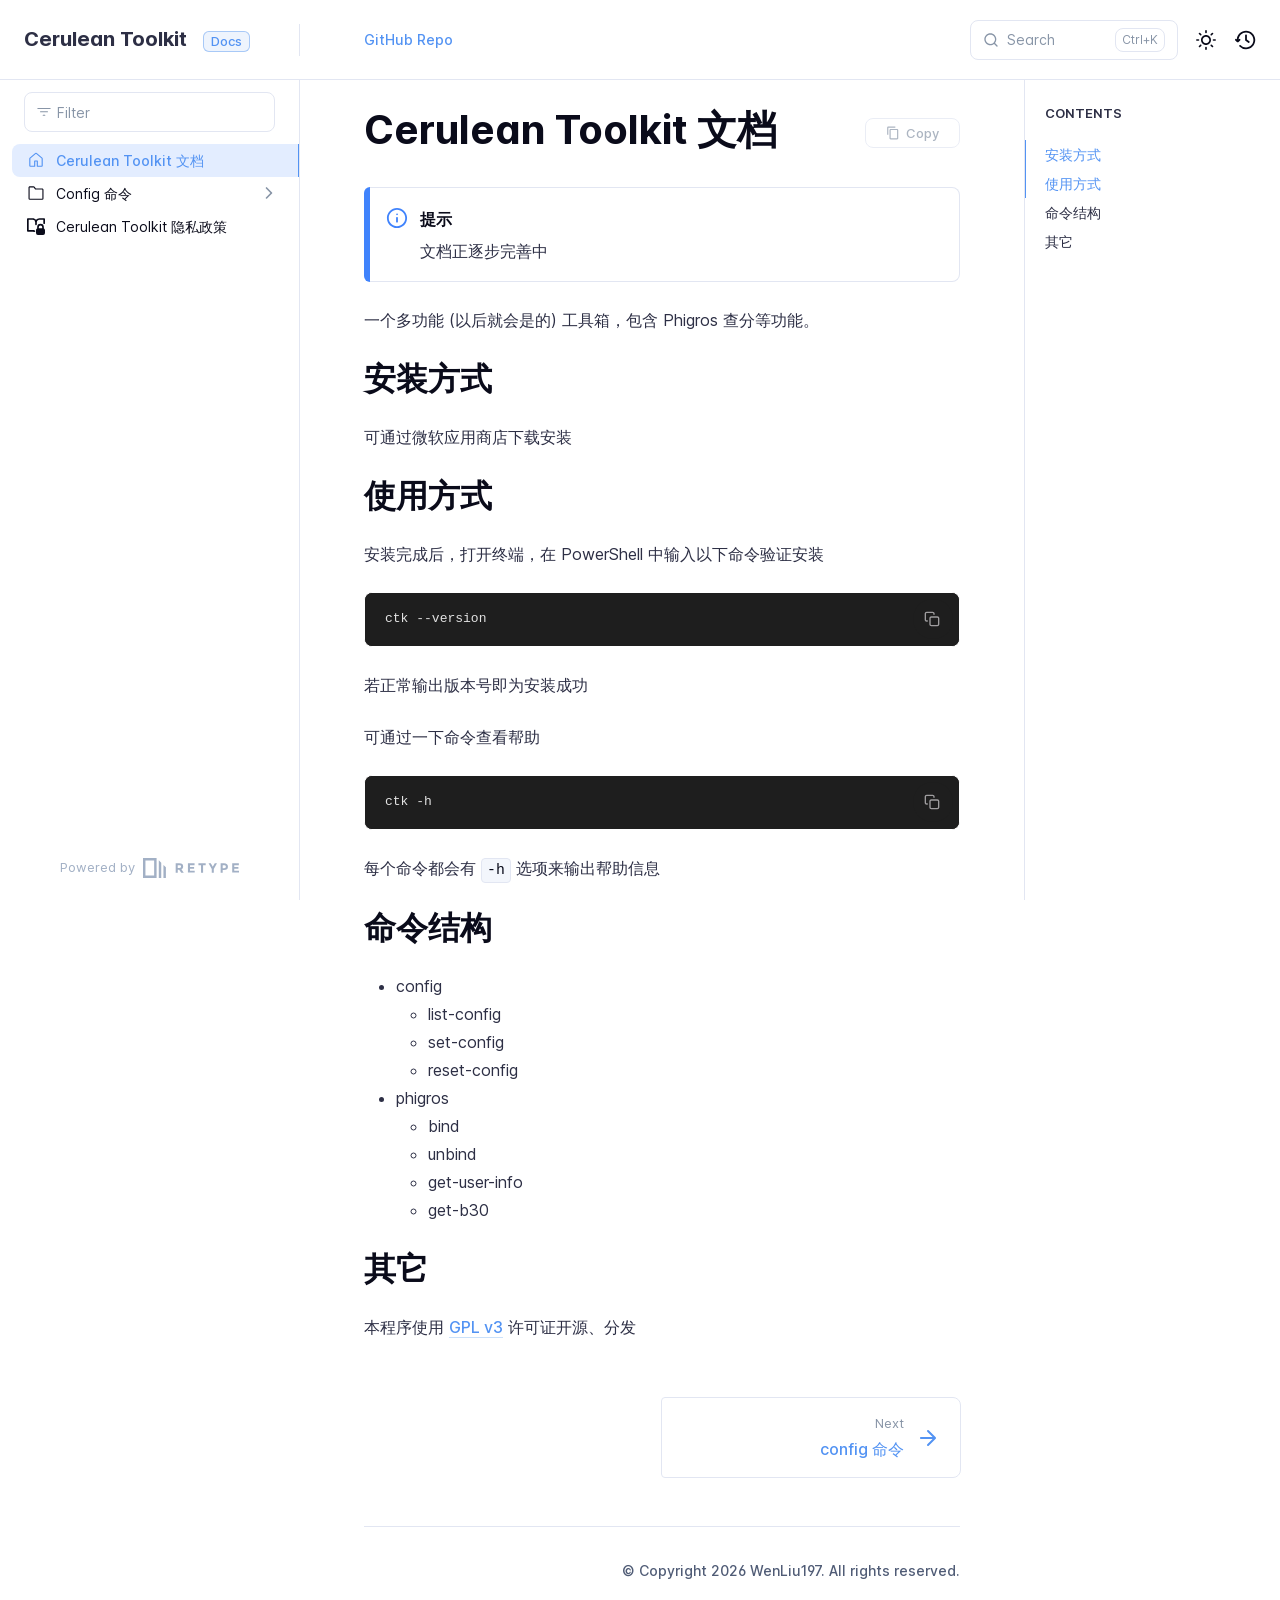
<file: index.html>
<!DOCTYPE html>
<html lang="en" class="h-full">
<head>
    <meta charset="UTF-8">
    <meta name="viewport" content="width=device-width,initial-scale=1">
    <meta name="color-scheme" content="light dark">
    <meta name="turbo-root" content="/Cerulean-Toolkit">
    <meta name="turbo-cache-control" content="no-cache" data-turbo-track="reload" data-track-token="4.6.0.840809740849">

    <!-- See retype.com -->
    <meta name="generator" content="Retype 4.6.0">

    <!-- Primary Meta Tags -->
    <title>Cerulean Toolkit 文档</title>
    <meta name="title" content="Cerulean Toolkit 文档">
    <meta name="description" content="文档正逐步完善中">

    <!-- Canonical -->
    <link rel="canonical" href="https://wenliu197.github.io/Cerulean-Toolkit/">
    <link rel="sitemap" type="application/xml" title="Sitemap" href="https://wenliu197.github.io/Cerulean-Toolkit/sitemap.xml">

    <!-- Open Graph -->
    <meta property="og:type" content="website">
    <meta property="og:url" content="https://wenliu197.github.io/Cerulean-Toolkit/">
    <meta property="og:title" content="Cerulean Toolkit 文档">
    <meta property="og:description" content="文档正逐步完善中">
    <meta property="og:site_name" content="Cerulean Toolkit">
    <meta property="og:locale" content="en_US">

    <!-- Twitter -->
    <meta name="twitter:card" content="summary_large_image">
    <meta name="twitter:url" content="https://wenliu197.github.io/Cerulean-Toolkit/">
    <meta name="twitter:title" content="Cerulean Toolkit 文档">
    <meta name="twitter:description" content="文档正逐步完善中">

    <!-- Alternate Markdown -->
    <link rel="alternate" type="text/markdown" href="https://wenliu197.github.io/Cerulean-Toolkit/home.md">

    <script data-cfasync="false">(function(){var cl=document.documentElement.classList,ls=localStorage.getItem("retype_scheme"),hd=cl.contains("dark"),hl=cl.contains("light"),wm=window.matchMedia&&window.matchMedia("(prefers-color-scheme: dark)").matches;if(ls==="dark"||(!ls&&wm&&!hd&&!hl)){cl.remove("light");cl.add("dark")}else if(ls==="light"||(!ls&&!wm&&!hd&&!hl)){cl.remove("dark");cl.add("light")}})();</script>

    <link href="resources/css/retype.css?v=4.6.0.840809740849" rel="stylesheet">

    <script data-cfasync="false" src="resources/js/config.js?v=4.6.0.840809740849" data-turbo-eval="false" defer></script>
    <script data-cfasync="false" src="resources/js/retype.js?v=4.6.0" data-turbo-eval="false" defer></script>
    <script id="lunr-js" data-cfasync="false" src="resources/js/lunr.js?v=4.6.0.840809740849" data-turbo-eval="false" defer></script>
    <script id="prism-js" data-cfasync="false" src="resources/js/prism.js?v=4.6.0.840809740849" defer></script>
</head>
<body>
    <div id="retype-app" class="relative text-base antialiased text-base-text bg-base-bg font-body">
    <div class="absolute bottom-0 left-0" style="top: 5rem; right: 50%"></div>

    <header id="retype-header" class="sticky top-0 z-30 flex w-full h-16 bg-header-bg border-b border-header-border md:h-20">
        <div class="container relative flex items-center justify-between pr-6 grow md:justify-start">
            <!-- Mobile menu button skeleton -->
            <button v-cloak class="skeleton retype-mobile-menu-button flex items-center justify-center shrink-0 overflow-hidden dark:text-white focus:outline-hidden rounded-full w-10 h-10 ml-3.5 md:hidden"><svg xmlns="http://www.w3.org/2000/svg" class="mb-px shrink-0" width="24" height="24" viewBox="0 0 24 24" role="presentation" style="margin-bottom: 0px;"><g fill="currentColor"><path d="M2 4h20v2H2zM2 11h20v2H2zM2 18h20v2H2z"></path></g></svg></button>
            <div v-cloak id="retype-sidebar-left-toggle-button"></div>
    
            <!-- Logo -->
            <div class="flex items-center justify-between h-full py-2 md:w-75">
                <div class="flex items-center px-2 md:px-6">
                    <a id="retype-branding-logo" href="https://wenliu197.github.io/Cerulean-Toolkit/" class="flex items-center leading-snug text-xl">
                        <span class="dark:text-white font-bold line-clamp-1 md:line-clamp-2">Cerulean Toolkit</span>
                    </a><span id="retype-branding-label" class="inline-flex mt-1 px-2 py-1 ml-4 text-xs font-medium leading-none items-center rounded-md bg-branding-label-bg text-branding-label-text ring-1 ring-branding-label-border ring-inset md:inline-block">Docs</span>
                </div>
    
                <span class="hidden h-8 border-r md:inline-block border-base-border"></span>
            </div>
    
            <div class="flex justify-between md:grow">
                <!-- Top Nav -->
                <nav id="retype-header-nav" class="hidden md:flex">
                    <ul class="flex flex-col mb-4 md:pl-16 md:mb-0 md:flex-row md:items-center">
                        <li class="mr-6">
                            <a class="py-2 md:mb-0 inline-flex items-center text-sm whitespace-nowrap transition-colors duration-200 ease-linear md:text-header-text font-header-text hover:text-header-text-hover" href="https://github.com/WenLiu197/Cerulean-Toolkit">GitHub Repo</a>
                        </li>
    
                    </ul>
                </nav>
    
                <div v-cloak class="flex justify-end grow">
                    <div id="retype-mobile-search-button"></div>
                    <doc-search-desktop></doc-search-desktop>
    
                    <doc-theme-switch class="lg:ml-2"></doc-theme-switch>
                    <doc-history></doc-history>
                </div>
            </div>
        </div>
    </header>


    <div id="retype-container" class="container relative flex bg-white">
        <!-- Sidebar Skeleton -->
        <div v-cloak class="fixed flex flex-col shrink-0 duration-300 ease-in-out bg-sidebar-left-bg border-sidebar-left-border sidebar top-20 w-75 border-r h-screen md:sticky transition-transform skeleton">
        
            <div class="flex items-center h-16 px-6">
                <input id="retype-filter-input-mock" class="w-full h-10 pl-8 px-3 py-2 transition-colors duration-200 ease-linear bg-filter-bg border border-filter-border rounded-lg shadow-none md:text-sm hover:border-filter-border-hover focus:outline-hidden focus:border-filter-border-focus placeholder-filter-placeholder" type="text">
            </div>
        
            <div class="pl-6 mt-1 mb-4">
                <div class="w-32 h-3 mb-4 bg-skeleton-bg rounded-full loading"></div>
                <div class="w-48 h-3 mb-4 bg-skeleton-bg rounded-full loading"></div>
                <div class="w-40 h-3 mb-4 bg-skeleton-bg rounded-full loading"></div>
                <div class="w-32 h-3 mb-4 bg-skeleton-bg rounded-full loading"></div>
                <div class="w-48 h-3 mb-4 bg-skeleton-bg rounded-full loading"></div>
                <div class="w-40 h-3 mb-4 bg-skeleton-bg rounded-full loading"></div>
            </div>
        
            <div class="shrink-0 mt-auto bg-transparent dark:border-base-border">
                <a class="flex items-center justify-center flex-nowrap h-16 text-gray-350 dark:text-dark-400 hover:text-gray-600 dark:hover:text-dark-300 transition-colors duration-150 ease-in docs-powered-by" target="_blank" href="https://retype.com/" rel="noopener">
                    <span class="text-xs whitespace-nowrap">Powered by</span>
                    <svg xmlns="http://www.w3.org/2000/svg" class="ml-2" fill="currentColor" width="96" height="20" overflow="visible"><path d="M0 0v20h13.59V0H0zm11.15 17.54H2.44V2.46h8.71v15.08zM15.8 20h2.44V4.67L15.8 2.22zM20.45 6.89V20h2.44V9.34z"/><g><path d="M40.16 8.44c0 1.49-.59 2.45-1.75 2.88l2.34 3.32h-2.53l-2.04-2.96h-1.43v2.96h-2.06V5.36h3.5c1.43 0 2.46.24 3.07.73s.9 1.27.9 2.35zm-2.48 1.1c.26-.23.38-.59.38-1.09 0-.5-.13-.84-.4-1.03s-.73-.28-1.39-.28h-1.54v2.75h1.5c.72 0 1.2-.12 1.45-.35zM51.56 5.36V7.2h-4.59v1.91h4.13v1.76h-4.13v1.92h4.74v1.83h-6.79V5.36h6.64zM60.09 7.15v7.48h-2.06V7.15h-2.61V5.36h7.28v1.79h-2.61zM70.81 14.64h-2.06v-3.66l-3.19-5.61h2.23l1.99 3.45 1.99-3.45H74l-3.19 5.61v3.66zM83.99 6.19c.65.55.97 1.4.97 2.55s-.33 1.98-1 2.51-1.68.8-3.04.8h-1.23v2.59h-2.06V5.36h3.26c1.42 0 2.45.28 3.1.83zm-1.51 3.65c.25-.28.37-.69.37-1.22s-.16-.92-.48-1.14c-.32-.23-.82-.34-1.5-.34H79.7v3.12h1.38c.68 0 1.15-.14 1.4-.42zM95.85 5.36V7.2h-4.59v1.91h4.13v1.76h-4.13v1.92H96v1.83h-6.79V5.36h6.64z"/></g></svg>
                </a>
            </div>
        </div>
        
        <!-- Sidebar component -->
        <doc-sidebar v-cloak>
            <template #sidebar-footer>
                <div class="shrink-0 mt-auto border-t md:bg-transparent md:border-none dark:border-base-border">
        
                    <div class="py-3 px-6 md:hidden border-b dark:border-base-border">
                        <nav>
                            <ul class="flex flex-wrap justify-center items-center">
                                <li class="mr-6">
                                    <a class="block py-1 inline-flex items-center text-sm whitespace-nowrap transition-colors duration-200 ease-linear md:text-header-text font-header-text hover:text-header-text-hover" href="https://github.com/WenLiu197/Cerulean-Toolkit">GitHub Repo</a>
                                </li>
        
                            </ul>
                        </nav>
                    </div>
        
                    <a class="flex items-center justify-center flex-nowrap h-16 text-gray-350 dark:text-dark-400 hover:text-gray-600 dark:hover:text-dark-300 transition-colors duration-150 ease-in docs-powered-by" target="_blank" href="https://retype.com/" rel="noopener">
                        <span class="text-xs whitespace-nowrap">Powered by</span>
                        <svg xmlns="http://www.w3.org/2000/svg" class="ml-2" fill="currentColor" width="96" height="20" overflow="visible"><path d="M0 0v20h13.59V0H0zm11.15 17.54H2.44V2.46h8.71v15.08zM15.8 20h2.44V4.67L15.8 2.22zM20.45 6.89V20h2.44V9.34z"/><g><path d="M40.16 8.44c0 1.49-.59 2.45-1.75 2.88l2.34 3.32h-2.53l-2.04-2.96h-1.43v2.96h-2.06V5.36h3.5c1.43 0 2.46.24 3.07.73s.9 1.27.9 2.35zm-2.48 1.1c.26-.23.38-.59.38-1.09 0-.5-.13-.84-.4-1.03s-.73-.28-1.39-.28h-1.54v2.75h1.5c.72 0 1.2-.12 1.45-.35zM51.56 5.36V7.2h-4.59v1.91h4.13v1.76h-4.13v1.92h4.74v1.83h-6.79V5.36h6.64zM60.09 7.15v7.48h-2.06V7.15h-2.61V5.36h7.28v1.79h-2.61zM70.81 14.64h-2.06v-3.66l-3.19-5.61h2.23l1.99 3.45 1.99-3.45H74l-3.19 5.61v3.66zM83.99 6.19c.65.55.97 1.4.97 2.55s-.33 1.98-1 2.51-1.68.8-3.04.8h-1.23v2.59h-2.06V5.36h3.26c1.42 0 2.45.28 3.1.83zm-1.51 3.65c.25-.28.37-.69.37-1.22s-.16-.92-.48-1.14c-.32-.23-.82-.34-1.5-.34H79.7v3.12h1.38c.68 0 1.15-.14 1.4-.42zM95.85 5.36V7.2h-4.59v1.91h4.13v1.76h-4.13v1.92H96v1.83h-6.79V5.36h6.64z"/></g></svg>
                    </a>
                </div>
            </template>
        </doc-sidebar>

        <div class="grow min-w-0 bg-body-bg">
            <!-- Render "toolbar" template here on api pages --><!-- Render page content -->
<div class="flex">
    <div id="retype-main" class="min-w-0 p-4 grow md:px-16">
        <main class="relative pb-12 lg:pt-2">
            <div class="relative retype-markdown" id="retype-content">
                <!-- Rendered if sidebar right is enabled -->
                <div id="retype-sidebar-right-toggle"></div>
                <doc-page-actions></doc-page-actions>

                <!-- Page content  -->
<h1 id="cerulean-toolkit-文档">Cerulean Toolkit 文档</h1>
<div class="flex mb-6">
    <div class="shrink-0 w-1.5 rounded-tl-lg rounded-bl-lg bg-callout-primary"></div>
    <div class="flex w-full py-4 border border-l-0 rounded-tr-lg rounded-br-lg doc-callout bg-callout-base-bg border-callout-base-border" role="alert">
        <div class="flex items-center ml-4 h-7">
            <svg xmlns="http://www.w3.org/2000/svg" class="block text-callout-primary" width="22" height="22" viewBox="0 0 24 24" role="presentation">
                <g fill="currentColor"><g>
                    <path d="M12 1C5.93 1 1 5.93 1 12s4.93 11 11 11 11-4.93 11-11S18.07 1 12 1zm0 20c-4.96 0-9-4.04-9-9s4.04-9 9-9 9 4.04 9 9-4.04 9-9 9z"></path>
                    <path d="M12 11c-.55 0-1 .45-1 1v4c0 .55.45 1 1 1s1-.45 1-1v-4c0-.55-.45-1-1-1zM12.01 7c-.56 0-1 .45-1 1s.45 1 1 1 1-.45 1-1-.45-1-1-1z"></path>
                    <path fill="none" d="M0 0h24v24H0z"></path>
                </g></g>
            </svg>
        </div>
        <div class="pr-5 ml-3 w-full">
            <h5>提示</h5>
<p>文档正逐步完善中</p>
        </div>
    </div>
</div>
<p>一个多功能 (以后就会是的) 工具箱，包含 Phigros 查分等功能。</p>
<h2 id="安装方式">安装方式</h2>
<p>可通过微软应用商店下载安装</p>
<h2 id="使用方式">使用方式</h2>
<p>安装完成后，打开终端，在 PowerShell 中输入以下命令验证安装</p>
<div id="使用方式-code-1" class="codeblock-wrapper"><doc-codeblock>
<pre translate="no" class="language-powershell"><code v-pre class="language-powershell">ctk --version</code></pre>
</doc-codeblock></div>
<p>若正常输出版本号即为安装成功</p>
<p>可通过一下命令查看帮助</p>
<div id="使用方式-code-2" class="codeblock-wrapper"><doc-codeblock>
<pre translate="no" class="language-powershell"><code v-pre class="language-powershell">ctk -h</code></pre>
</doc-codeblock></div>
<p>每个命令都会有 <code translate="no" v-pre>-h</code> 选项来输出帮助信息</p>
<h2 id="命令结构">命令结构</h2>
<ul>
<li>config
<ul>
<li>list-config</li>
<li>set-config</li>
<li>reset-config</li>
</ul>
</li>
<li>phigros
<ul>
<li>bind</li>
<li>unbind</li>
<li>get-user-info</li>
<li>get-b30</li>
</ul>
</li>
</ul>
<h2 id="其它">其它</h2>
<p>本程序使用 <a href="https://github.com/WenLiu197/Cerulean-Toolkit/blob/main/LICENSE">GPL v3</a> 许可证开源、分发</p>

                
                <!-- Required only on API pages -->
                <doc-toolbar-member-filter-no-results></doc-toolbar-member-filter-no-results>
            </div>
            <footer id="retype-content-footer" class="clear-both">
            
                <nav id="retype-nextprev" class="print:hidden flex mt-14">
                    <div class="w-1/2">
                    </div>
            
                    <div class="w-1/2">
                        <a class="px-5 py-4 -mx-px h-full flex items-center justify-end break-normal font-medium text-body-link border border-base-border hover:border-base-border-hover rounded-l rounded-r-lg transition-colors duration-150 relative hover:z-5" href="config-命令/config/">
                            <span>
                                <span class="block text-xs font-normal text-right text-base-text-muted">Next</span>
                                <span class="block mt-1">config 命令</span>
                            </span>
                            <svg xmlns="http://www.w3.org/2000/svg" class="ml-3" width="24" height="24" viewBox="0 0 24 24" fill="currentColor" overflow="visible"><path d="M19.92 12.38a1 1 0 00-.22-1.09l-7-7a.996.996 0 10-1.41 1.41l5.3 5.3H5c-.55 0-1 .45-1 1s.45 1 1 1h11.59l-5.29 5.29a.996.996 0 000 1.41c.19.2.44.3.7.3s.51-.1.71-.29l7-7c.09-.09.16-.21.21-.33z" /><path fill="none" d="M0 0h24v24H0z" /></svg>
                        </a>
                    </div>
                </nav>
            </footer>
        </main>

        <div id="retype-page-footer" class="print:border-none border-t border-base-border pt-6 mb-8">
            <footer class="flex flex-wrap items-center justify-between print:justify-center">
                <div id="retype-footer-links" class="print:hidden">
                    <ul class="flex flex-wrap items-center text-sm">
                    </ul>
                </div>
                <div id="retype-copyright" class="print:justify-center py-2 text-footer-text font-footer-link text-sm leading-relaxed"><p>© Copyright 2026 WenLiu197. All rights reserved.</p></div>
            </footer>
        </div>
    </div>

    <!-- Rendered if sidebar right is enabled -->
    <!-- Sidebar right skeleton-->
    <div v-cloak class="fixed top-0 bottom-0 right-0 translate-x-full bg-sidebar-right-bg border-sidebar-right-border lg:sticky lg:border-l lg:shrink-0 lg:pt-6 lg:translate-x-0 sm:w-1/2 lg:w-64 lg:z-0 md:w-104 sidebar-right skeleton">
        <div class="pl-5">
            <div class="w-32 h-3 mb-4 bg-skeleton-bg rounded-full loading"></div>
            <div class="w-48 h-3 mb-4 bg-skeleton-bg rounded-full loading"></div>
            <div class="w-40 h-3 mb-4 bg-skeleton-bg rounded-full loading"></div>
        </div>
    </div>

    <!-- User should be able to hide sidebar right -->
    <doc-sidebar-right v-cloak></doc-sidebar-right>
</div>

        </div>
    </div>

    <doc-search-mobile></doc-search-mobile>
    <doc-back-to-top></doc-back-to-top>
</div>


    <div id="retype-overlay-target"></div>

        <script data-cfasync="false">window.__DOCS__ = { "title": "Cerulean Toolkit 文档", isRoot: true, level: 0, icon: "file", hasPrism: true, hasInstagram: false, hasMermaid: false, hasMath: false, tocDepth: 23, "md": "/home.md" }</script>
</body>
</html>
</file>
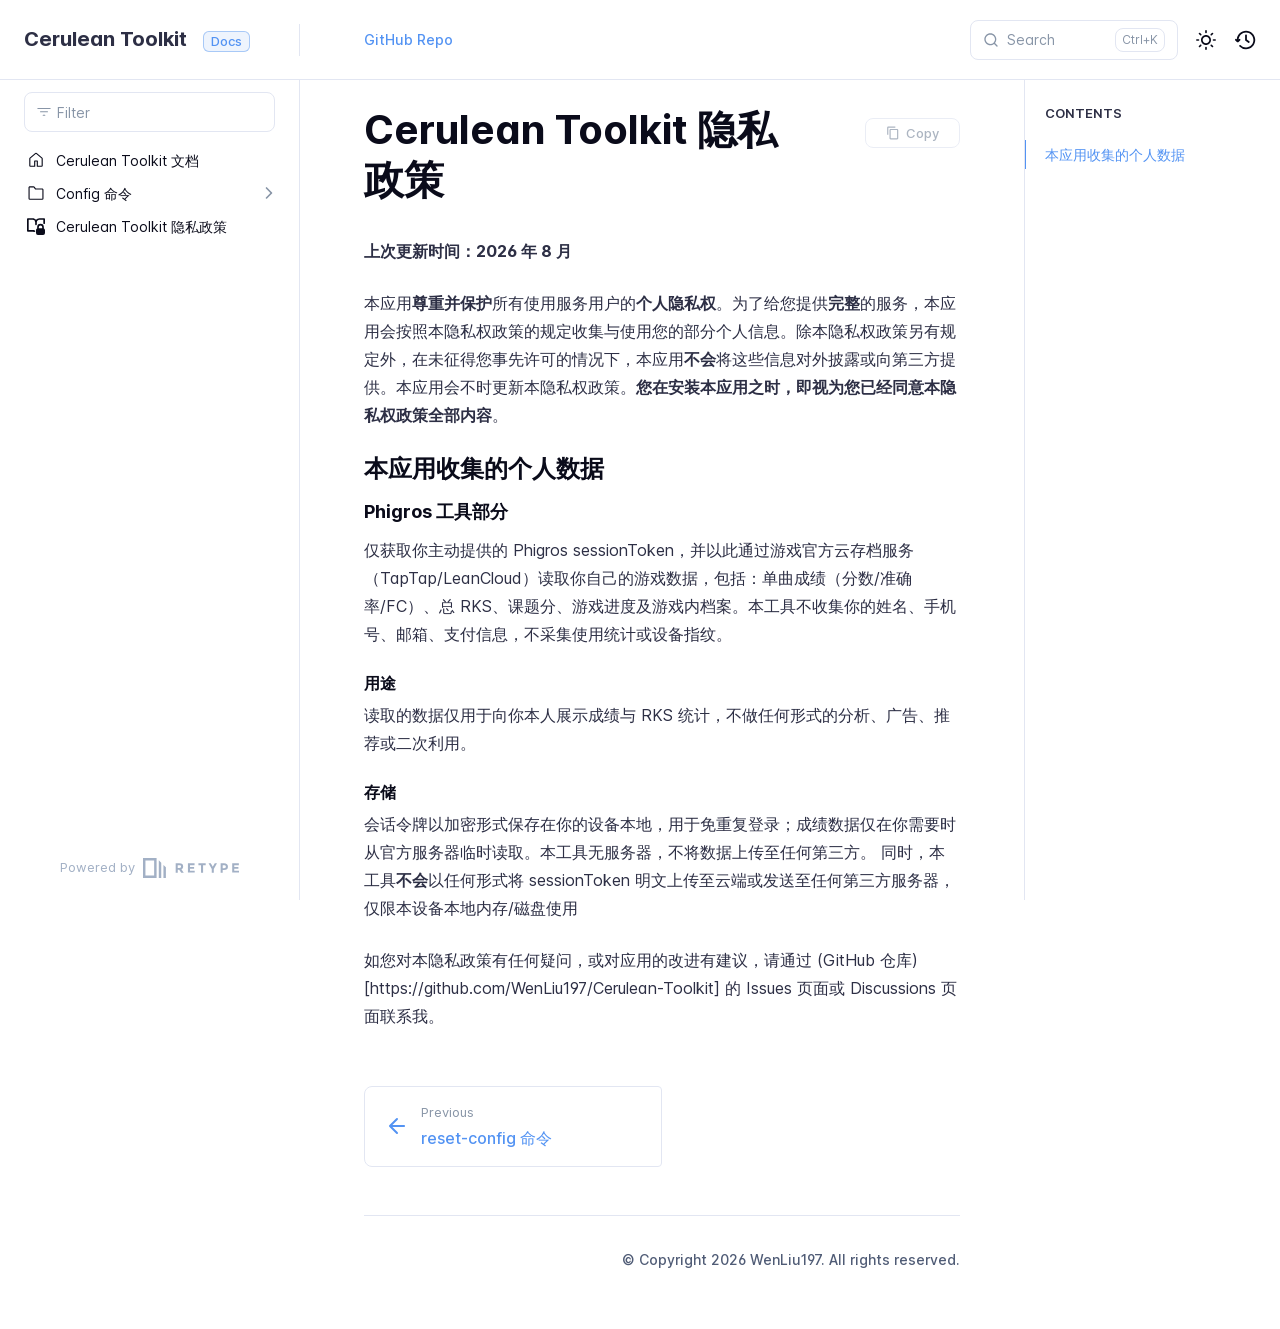
<file: cerulean-toolkit-隐私政策/index.html>
<!DOCTYPE html>
<html lang="en" class="h-full">
<head>
    <meta charset="UTF-8">
    <meta name="viewport" content="width=device-width,initial-scale=1">
    <meta name="color-scheme" content="light dark">
    <meta name="turbo-root" content="/Cerulean-Toolkit">
    <meta name="turbo-cache-control" content="no-cache" data-turbo-track="reload" data-track-token="4.6.0.840809740849">

    <!-- See retype.com -->
    <meta name="generator" content="Retype 4.6.0">

    <!-- Primary Meta Tags -->
    <title>Cerulean Toolkit 隐私政策</title>
    <meta name="title" content="Cerulean Toolkit 隐私政策">
    <meta name="description" content="上次更新时间：2026 年 8 月">

    <!-- Canonical -->
    <link rel="canonical" href="https://wenliu197.github.io/Cerulean-Toolkit/cerulean-toolkit-隐私政策/">
    <link rel="sitemap" type="application/xml" title="Sitemap" href="https://wenliu197.github.io/Cerulean-Toolkit/sitemap.xml">

    <!-- Open Graph -->
    <meta property="og:type" content="website">
    <meta property="og:url" content="https://wenliu197.github.io/Cerulean-Toolkit/cerulean-toolkit-隐私政策/">
    <meta property="og:title" content="Cerulean Toolkit 隐私政策">
    <meta property="og:description" content="上次更新时间：2026 年 8 月">
    <meta property="og:site_name" content="Cerulean Toolkit">
    <meta property="og:locale" content="en_US">

    <!-- Twitter -->
    <meta name="twitter:card" content="summary_large_image">
    <meta name="twitter:url" content="https://wenliu197.github.io/Cerulean-Toolkit/cerulean-toolkit-隐私政策/">
    <meta name="twitter:title" content="Cerulean Toolkit 隐私政策">
    <meta name="twitter:description" content="上次更新时间：2026 年 8 月">

    <!-- Alternate Markdown -->
    <link rel="alternate" type="text/markdown" href="https://wenliu197.github.io/Cerulean-Toolkit/cerulean-toolkit-隐私政策.md">

    <script data-cfasync="false">(function(){var cl=document.documentElement.classList,ls=localStorage.getItem("retype_scheme"),hd=cl.contains("dark"),hl=cl.contains("light"),wm=window.matchMedia&&window.matchMedia("(prefers-color-scheme: dark)").matches;if(ls==="dark"||(!ls&&wm&&!hd&&!hl)){cl.remove("light");cl.add("dark")}else if(ls==="light"||(!ls&&!wm&&!hd&&!hl)){cl.remove("dark");cl.add("light")}})();</script>

    <link href="../resources/css/retype.css?v=4.6.0.840809740849" rel="stylesheet">

    <script data-cfasync="false" src="../resources/js/config.js?v=4.6.0.840809740849" data-turbo-eval="false" defer></script>
    <script data-cfasync="false" src="../resources/js/retype.js?v=4.6.0" data-turbo-eval="false" defer></script>
    <script id="lunr-js" data-cfasync="false" src="../resources/js/lunr.js?v=4.6.0.840809740849" data-turbo-eval="false" defer></script>
</head>
<body>
    <div id="retype-app" class="relative text-base antialiased text-base-text bg-base-bg font-body">
    <div class="absolute bottom-0 left-0" style="top: 5rem; right: 50%"></div>

    <header id="retype-header" class="sticky top-0 z-30 flex w-full h-16 bg-header-bg border-b border-header-border md:h-20">
        <div class="container relative flex items-center justify-between pr-6 grow md:justify-start">
            <!-- Mobile menu button skeleton -->
            <button v-cloak class="skeleton retype-mobile-menu-button flex items-center justify-center shrink-0 overflow-hidden dark:text-white focus:outline-hidden rounded-full w-10 h-10 ml-3.5 md:hidden"><svg xmlns="http://www.w3.org/2000/svg" class="mb-px shrink-0" width="24" height="24" viewBox="0 0 24 24" role="presentation" style="margin-bottom: 0px;"><g fill="currentColor"><path d="M2 4h20v2H2zM2 11h20v2H2zM2 18h20v2H2z"></path></g></svg></button>
            <div v-cloak id="retype-sidebar-left-toggle-button"></div>
    
            <!-- Logo -->
            <div class="flex items-center justify-between h-full py-2 md:w-75">
                <div class="flex items-center px-2 md:px-6">
                    <a id="retype-branding-logo" href="https://wenliu197.github.io/Cerulean-Toolkit/" class="flex items-center leading-snug text-xl">
                        <span class="dark:text-white font-bold line-clamp-1 md:line-clamp-2">Cerulean Toolkit</span>
                    </a><span id="retype-branding-label" class="inline-flex mt-1 px-2 py-1 ml-4 text-xs font-medium leading-none items-center rounded-md bg-branding-label-bg text-branding-label-text ring-1 ring-branding-label-border ring-inset md:inline-block">Docs</span>
                </div>
    
                <span class="hidden h-8 border-r md:inline-block border-base-border"></span>
            </div>
    
            <div class="flex justify-between md:grow">
                <!-- Top Nav -->
                <nav id="retype-header-nav" class="hidden md:flex">
                    <ul class="flex flex-col mb-4 md:pl-16 md:mb-0 md:flex-row md:items-center">
                        <li class="mr-6">
                            <a class="py-2 md:mb-0 inline-flex items-center text-sm whitespace-nowrap transition-colors duration-200 ease-linear md:text-header-text font-header-text hover:text-header-text-hover" href="https://github.com/WenLiu197/Cerulean-Toolkit">GitHub Repo</a>
                        </li>
    
                    </ul>
                </nav>
    
                <div v-cloak class="flex justify-end grow">
                    <div id="retype-mobile-search-button"></div>
                    <doc-search-desktop></doc-search-desktop>
    
                    <doc-theme-switch class="lg:ml-2"></doc-theme-switch>
                    <doc-history></doc-history>
                </div>
            </div>
        </div>
    </header>


    <div id="retype-container" class="container relative flex bg-white">
        <!-- Sidebar Skeleton -->
        <div v-cloak class="fixed flex flex-col shrink-0 duration-300 ease-in-out bg-sidebar-left-bg border-sidebar-left-border sidebar top-20 w-75 border-r h-screen md:sticky transition-transform skeleton">
        
            <div class="flex items-center h-16 px-6">
                <input id="retype-filter-input-mock" class="w-full h-10 pl-8 px-3 py-2 transition-colors duration-200 ease-linear bg-filter-bg border border-filter-border rounded-lg shadow-none md:text-sm hover:border-filter-border-hover focus:outline-hidden focus:border-filter-border-focus placeholder-filter-placeholder" type="text">
            </div>
        
            <div class="pl-6 mt-1 mb-4">
                <div class="w-32 h-3 mb-4 bg-skeleton-bg rounded-full loading"></div>
                <div class="w-48 h-3 mb-4 bg-skeleton-bg rounded-full loading"></div>
                <div class="w-40 h-3 mb-4 bg-skeleton-bg rounded-full loading"></div>
                <div class="w-32 h-3 mb-4 bg-skeleton-bg rounded-full loading"></div>
                <div class="w-48 h-3 mb-4 bg-skeleton-bg rounded-full loading"></div>
                <div class="w-40 h-3 mb-4 bg-skeleton-bg rounded-full loading"></div>
            </div>
        
            <div class="shrink-0 mt-auto bg-transparent dark:border-base-border">
                <a class="flex items-center justify-center flex-nowrap h-16 text-gray-350 dark:text-dark-400 hover:text-gray-600 dark:hover:text-dark-300 transition-colors duration-150 ease-in docs-powered-by" target="_blank" href="https://retype.com/" rel="noopener">
                    <span class="text-xs whitespace-nowrap">Powered by</span>
                    <svg xmlns="http://www.w3.org/2000/svg" class="ml-2" fill="currentColor" width="96" height="20" overflow="visible"><path d="M0 0v20h13.59V0H0zm11.15 17.54H2.44V2.46h8.71v15.08zM15.8 20h2.44V4.67L15.8 2.22zM20.45 6.89V20h2.44V9.34z"/><g><path d="M40.16 8.44c0 1.49-.59 2.45-1.75 2.88l2.34 3.32h-2.53l-2.04-2.96h-1.43v2.96h-2.06V5.36h3.5c1.43 0 2.46.24 3.07.73s.9 1.27.9 2.35zm-2.48 1.1c.26-.23.38-.59.38-1.09 0-.5-.13-.84-.4-1.03s-.73-.28-1.39-.28h-1.54v2.75h1.5c.72 0 1.2-.12 1.45-.35zM51.56 5.36V7.2h-4.59v1.91h4.13v1.76h-4.13v1.92h4.74v1.83h-6.79V5.36h6.64zM60.09 7.15v7.48h-2.06V7.15h-2.61V5.36h7.28v1.79h-2.61zM70.81 14.64h-2.06v-3.66l-3.19-5.61h2.23l1.99 3.45 1.99-3.45H74l-3.19 5.61v3.66zM83.99 6.19c.65.55.97 1.4.97 2.55s-.33 1.98-1 2.51-1.68.8-3.04.8h-1.23v2.59h-2.06V5.36h3.26c1.42 0 2.45.28 3.1.83zm-1.51 3.65c.25-.28.37-.69.37-1.22s-.16-.92-.48-1.14c-.32-.23-.82-.34-1.5-.34H79.7v3.12h1.38c.68 0 1.15-.14 1.4-.42zM95.85 5.36V7.2h-4.59v1.91h4.13v1.76h-4.13v1.92H96v1.83h-6.79V5.36h6.64z"/></g></svg>
                </a>
            </div>
        </div>
        
        <!-- Sidebar component -->
        <doc-sidebar v-cloak>
            <template #sidebar-footer>
                <div class="shrink-0 mt-auto border-t md:bg-transparent md:border-none dark:border-base-border">
        
                    <div class="py-3 px-6 md:hidden border-b dark:border-base-border">
                        <nav>
                            <ul class="flex flex-wrap justify-center items-center">
                                <li class="mr-6">
                                    <a class="block py-1 inline-flex items-center text-sm whitespace-nowrap transition-colors duration-200 ease-linear md:text-header-text font-header-text hover:text-header-text-hover" href="https://github.com/WenLiu197/Cerulean-Toolkit">GitHub Repo</a>
                                </li>
        
                            </ul>
                        </nav>
                    </div>
        
                    <a class="flex items-center justify-center flex-nowrap h-16 text-gray-350 dark:text-dark-400 hover:text-gray-600 dark:hover:text-dark-300 transition-colors duration-150 ease-in docs-powered-by" target="_blank" href="https://retype.com/" rel="noopener">
                        <span class="text-xs whitespace-nowrap">Powered by</span>
                        <svg xmlns="http://www.w3.org/2000/svg" class="ml-2" fill="currentColor" width="96" height="20" overflow="visible"><path d="M0 0v20h13.59V0H0zm11.15 17.54H2.44V2.46h8.71v15.08zM15.8 20h2.44V4.67L15.8 2.22zM20.45 6.89V20h2.44V9.34z"/><g><path d="M40.16 8.44c0 1.49-.59 2.45-1.75 2.88l2.34 3.32h-2.53l-2.04-2.96h-1.43v2.96h-2.06V5.36h3.5c1.43 0 2.46.24 3.07.73s.9 1.27.9 2.35zm-2.48 1.1c.26-.23.38-.59.38-1.09 0-.5-.13-.84-.4-1.03s-.73-.28-1.39-.28h-1.54v2.75h1.5c.72 0 1.2-.12 1.45-.35zM51.56 5.36V7.2h-4.59v1.91h4.13v1.76h-4.13v1.92h4.74v1.83h-6.79V5.36h6.64zM60.09 7.15v7.48h-2.06V7.15h-2.61V5.36h7.28v1.79h-2.61zM70.81 14.64h-2.06v-3.66l-3.19-5.61h2.23l1.99 3.45 1.99-3.45H74l-3.19 5.61v3.66zM83.99 6.19c.65.55.97 1.4.97 2.55s-.33 1.98-1 2.51-1.68.8-3.04.8h-1.23v2.59h-2.06V5.36h3.26c1.42 0 2.45.28 3.1.83zm-1.51 3.65c.25-.28.37-.69.37-1.22s-.16-.92-.48-1.14c-.32-.23-.82-.34-1.5-.34H79.7v3.12h1.38c.68 0 1.15-.14 1.4-.42zM95.85 5.36V7.2h-4.59v1.91h4.13v1.76h-4.13v1.92H96v1.83h-6.79V5.36h6.64z"/></g></svg>
                    </a>
                </div>
            </template>
        </doc-sidebar>

        <div class="grow min-w-0 bg-body-bg">
            <!-- Render "toolbar" template here on api pages --><!-- Render page content -->
<div class="flex">
    <div id="retype-main" class="min-w-0 p-4 grow md:px-16">
        <main class="relative pb-12 lg:pt-2">
            <div class="relative retype-markdown" id="retype-content">
                <!-- Rendered if sidebar right is enabled -->
                <div id="retype-sidebar-right-toggle"></div>
                <doc-page-actions></doc-page-actions>

                <!-- Page content  -->
<h1 id="cerulean-toolkit-隐私政策">Cerulean Toolkit 隐私政策</h1>
<p><strong>上次更新时间：2026 年 8 月</strong></p>
<p>本应用<strong>尊重并保护</strong>所有使用服务用户的<strong>个人隐私权</strong>。为了给您提供<strong>完整</strong>的服务，本应用会按照本隐私权政策的规定收集与使用您的部分个人信息。除本隐私权政策另有规定外，在未征得您事先许可的情况下，本应用<strong>不会</strong>将这些信息对外披露或向第三方提供。本应用会不时更新本隐私权政策。<strong>您在安装本应用之时，即视为您已经同意本隐私权政策全部内容</strong>。</p>
<h3 id="本应用收集的个人数据">本应用收集的个人数据</h3>
<h4 id="phigros-工具部分">Phigros 工具部分</h4>
<p>仅获取你主动提供的 Phigros sessionToken，并以此通过游戏官方云存档服务（TapTap/LeanCloud）读取你自己的游戏数据，包括：单曲成绩（分数/准确率/FC）、总 RKS、课题分、游戏进度及游戏内档案。本工具不收集你的姓名、手机号、邮箱、支付信息，不采集使用统计或设备指纹。</p>
<h5 id="用途">用途</h5>
<p>读取的数据仅用于向你本人展示成绩与 RKS 统计，不做任何形式的分析、广告、推荐或二次利用。</p>
<h5 id="存储">存储</h5>
<p>会话令牌以加密形式保存在你的设备本地，用于免重复登录；成绩数据仅在你需要时从官方服务器临时读取。本工具无服务器，不将数据上传至任何第三方。
同时，本工具<strong>不会</strong>以任何形式将 sessionToken 明文上传至云端或发送至任何第三方服务器，仅限本设备本地内存/磁盘使用</p>
<p>如您对本隐私政策有任何疑问，或对应用的改进有建议，请通过 (GitHub 仓库)[https://github.com/WenLiu197/Cerulean-Toolkit] 的 Issues 页面或 Discussions 页面联系我。</p>

                
                <!-- Required only on API pages -->
                <doc-toolbar-member-filter-no-results></doc-toolbar-member-filter-no-results>
            </div>
            <footer id="retype-content-footer" class="clear-both">
            
                <nav id="retype-nextprev" class="print:hidden flex mt-14">
                    <div class="w-1/2">
                        <a class="px-5 py-4 h-full flex items-center break-normal font-medium text-body-link border border-base-border hover:border-base-border-hover rounded-r rounded-l-lg transition-colors duration-150 relative hover:z-5" href="../config-命令/reset-config/">
                            <svg xmlns="http://www.w3.org/2000/svg" class="mr-3" width="24" height="24" viewBox="0 0 24 24" fill="currentColor" overflow="visible"><path d="M19 11H7.41l5.29-5.29a.996.996 0 10-1.41-1.41l-7 7a1 1 0 000 1.42l7 7a1.024 1.024 0 001.42-.01.996.996 0 000-1.41L7.41 13H19c.55 0 1-.45 1-1s-.45-1-1-1z" /><path fill="none" d="M0 0h24v24H0z" /></svg>
                            <span>
                                <span class="block text-xs font-normal text-base-text-muted">Previous</span>
                                <span class="block mt-1">reset-​config 命令</span>
                            </span>
                        </a>
                    </div>
            
                    <div class="w-1/2">
                    </div>
                </nav>
            </footer>
        </main>

        <div id="retype-page-footer" class="print:border-none border-t border-base-border pt-6 mb-8">
            <footer class="flex flex-wrap items-center justify-between print:justify-center">
                <div id="retype-footer-links" class="print:hidden">
                    <ul class="flex flex-wrap items-center text-sm">
                    </ul>
                </div>
                <div id="retype-copyright" class="print:justify-center py-2 text-footer-text font-footer-link text-sm leading-relaxed"><p>© Copyright 2026 WenLiu197. All rights reserved.</p></div>
            </footer>
        </div>
    </div>

    <!-- Rendered if sidebar right is enabled -->
    <!-- Sidebar right skeleton-->
    <div v-cloak class="fixed top-0 bottom-0 right-0 translate-x-full bg-sidebar-right-bg border-sidebar-right-border lg:sticky lg:border-l lg:shrink-0 lg:pt-6 lg:translate-x-0 sm:w-1/2 lg:w-64 lg:z-0 md:w-104 sidebar-right skeleton">
        <div class="pl-5">
            <div class="w-32 h-3 mb-4 bg-skeleton-bg rounded-full loading"></div>
            <div class="w-48 h-3 mb-4 bg-skeleton-bg rounded-full loading"></div>
            <div class="w-40 h-3 mb-4 bg-skeleton-bg rounded-full loading"></div>
        </div>
    </div>

    <!-- User should be able to hide sidebar right -->
    <doc-sidebar-right v-cloak></doc-sidebar-right>
</div>

        </div>
    </div>

    <doc-search-mobile></doc-search-mobile>
    <doc-back-to-top></doc-back-to-top>
</div>


    <div id="retype-overlay-target"></div>

        <script data-cfasync="false">window.__DOCS__ = { "title": "Cerulean Toolkit 隐私政策", level: 1, icon: "file", hasPrism: false, hasInstagram: false, hasMermaid: false, hasMath: false, tocDepth: 23, "md": "/cerulean-toolkit-隐私政策.md" }</script>
</body>
</html>
</file>
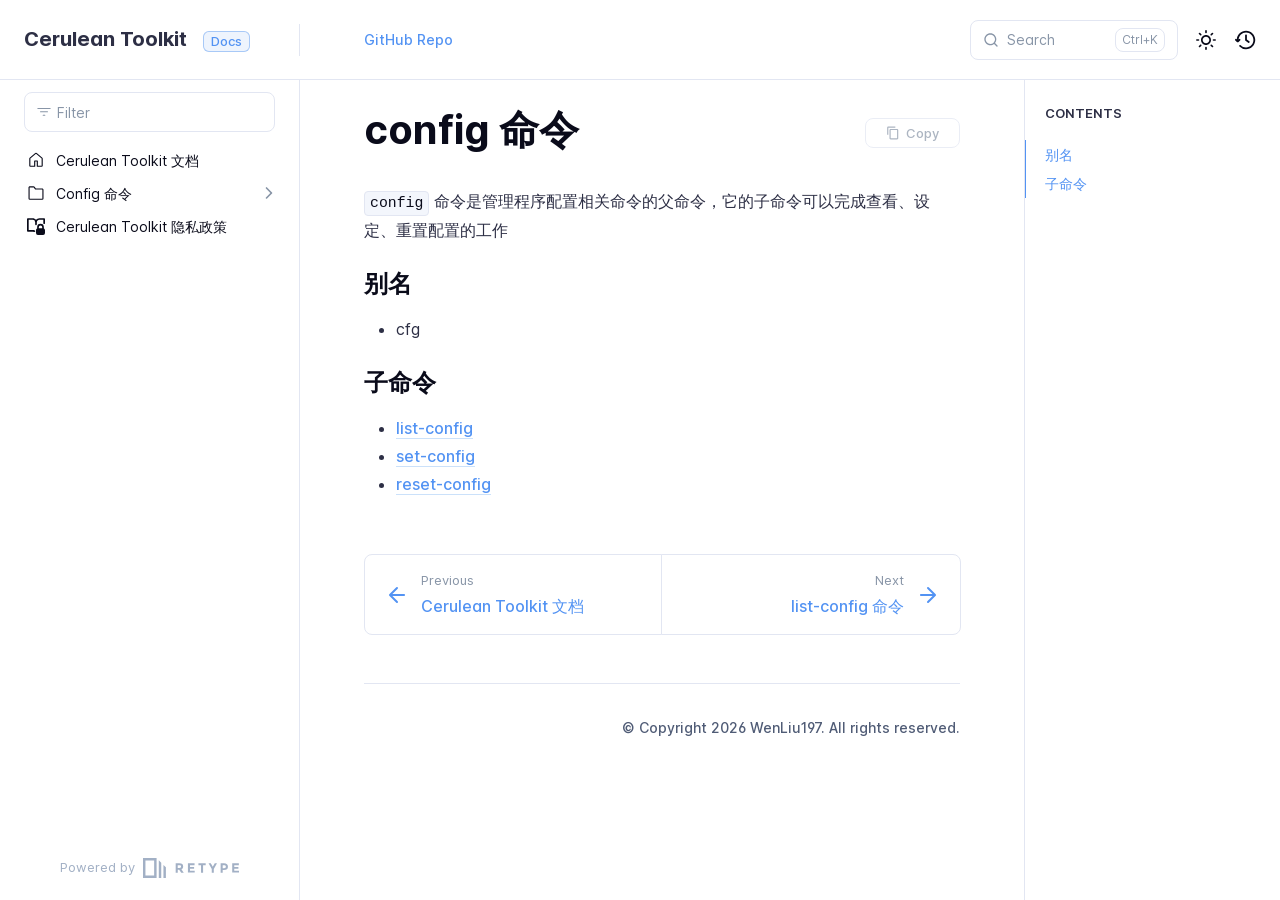
<file: config-命令/config/index.html>
<!DOCTYPE html>
<html lang="en" class="h-full">
<head>
    <meta charset="UTF-8">
    <meta name="viewport" content="width=device-width,initial-scale=1">
    <meta name="color-scheme" content="light dark">
    <meta name="turbo-root" content="/Cerulean-Toolkit">
    <meta name="turbo-cache-control" content="no-cache" data-turbo-track="reload" data-track-token="4.6.0.840809740849">

    <!-- See retype.com -->
    <meta name="generator" content="Retype 4.6.0">

    <!-- Primary Meta Tags -->
    <title>config 命令</title>
    <meta name="title" content="config 命令">
    <meta name="description" content="config 命令是管理程序配置相关命令的父命令，它的子命令可以完成查看、设定、重置配置的工作">

    <!-- Canonical -->
    <link rel="canonical" href="https://wenliu197.github.io/Cerulean-Toolkit/config-命令/config/">
    <link rel="sitemap" type="application/xml" title="Sitemap" href="https://wenliu197.github.io/Cerulean-Toolkit/sitemap.xml">

    <!-- Open Graph -->
    <meta property="og:type" content="website">
    <meta property="og:url" content="https://wenliu197.github.io/Cerulean-Toolkit/config-命令/config/">
    <meta property="og:title" content="config 命令">
    <meta property="og:description" content="config 命令是管理程序配置相关命令的父命令，它的子命令可以完成查看、设定、重置配置的工作">
    <meta property="og:site_name" content="Cerulean Toolkit">
    <meta property="og:locale" content="en_US">

    <!-- Twitter -->
    <meta name="twitter:card" content="summary_large_image">
    <meta name="twitter:url" content="https://wenliu197.github.io/Cerulean-Toolkit/config-命令/config/">
    <meta name="twitter:title" content="config 命令">
    <meta name="twitter:description" content="config 命令是管理程序配置相关命令的父命令，它的子命令可以完成查看、设定、重置配置的工作">

    <!-- Alternate Markdown -->
    <link rel="alternate" type="text/markdown" href="https://wenliu197.github.io/Cerulean-Toolkit/config-命令/config.md">

    <script data-cfasync="false">(function(){var cl=document.documentElement.classList,ls=localStorage.getItem("retype_scheme"),hd=cl.contains("dark"),hl=cl.contains("light"),wm=window.matchMedia&&window.matchMedia("(prefers-color-scheme: dark)").matches;if(ls==="dark"||(!ls&&wm&&!hd&&!hl)){cl.remove("light");cl.add("dark")}else if(ls==="light"||(!ls&&!wm&&!hd&&!hl)){cl.remove("dark");cl.add("light")}})();</script>

    <link href="../../resources/css/retype.css?v=4.6.0.840809740849" rel="stylesheet">

    <script data-cfasync="false" src="../../resources/js/config.js?v=4.6.0.840809740849" data-turbo-eval="false" defer></script>
    <script data-cfasync="false" src="../../resources/js/retype.js?v=4.6.0" data-turbo-eval="false" defer></script>
    <script id="lunr-js" data-cfasync="false" src="../../resources/js/lunr.js?v=4.6.0.840809740849" data-turbo-eval="false" defer></script>
</head>
<body>
    <div id="retype-app" class="relative text-base antialiased text-base-text bg-base-bg font-body">
    <div class="absolute bottom-0 left-0" style="top: 5rem; right: 50%"></div>

    <header id="retype-header" class="sticky top-0 z-30 flex w-full h-16 bg-header-bg border-b border-header-border md:h-20">
        <div class="container relative flex items-center justify-between pr-6 grow md:justify-start">
            <!-- Mobile menu button skeleton -->
            <button v-cloak class="skeleton retype-mobile-menu-button flex items-center justify-center shrink-0 overflow-hidden dark:text-white focus:outline-hidden rounded-full w-10 h-10 ml-3.5 md:hidden"><svg xmlns="http://www.w3.org/2000/svg" class="mb-px shrink-0" width="24" height="24" viewBox="0 0 24 24" role="presentation" style="margin-bottom: 0px;"><g fill="currentColor"><path d="M2 4h20v2H2zM2 11h20v2H2zM2 18h20v2H2z"></path></g></svg></button>
            <div v-cloak id="retype-sidebar-left-toggle-button"></div>
    
            <!-- Logo -->
            <div class="flex items-center justify-between h-full py-2 md:w-75">
                <div class="flex items-center px-2 md:px-6">
                    <a id="retype-branding-logo" href="https://wenliu197.github.io/Cerulean-Toolkit/" class="flex items-center leading-snug text-xl">
                        <span class="dark:text-white font-bold line-clamp-1 md:line-clamp-2">Cerulean Toolkit</span>
                    </a><span id="retype-branding-label" class="inline-flex mt-1 px-2 py-1 ml-4 text-xs font-medium leading-none items-center rounded-md bg-branding-label-bg text-branding-label-text ring-1 ring-branding-label-border ring-inset md:inline-block">Docs</span>
                </div>
    
                <span class="hidden h-8 border-r md:inline-block border-base-border"></span>
            </div>
    
            <div class="flex justify-between md:grow">
                <!-- Top Nav -->
                <nav id="retype-header-nav" class="hidden md:flex">
                    <ul class="flex flex-col mb-4 md:pl-16 md:mb-0 md:flex-row md:items-center">
                        <li class="mr-6">
                            <a class="py-2 md:mb-0 inline-flex items-center text-sm whitespace-nowrap transition-colors duration-200 ease-linear md:text-header-text font-header-text hover:text-header-text-hover" href="https://github.com/WenLiu197/Cerulean-Toolkit">GitHub Repo</a>
                        </li>
    
                    </ul>
                </nav>
    
                <div v-cloak class="flex justify-end grow">
                    <div id="retype-mobile-search-button"></div>
                    <doc-search-desktop></doc-search-desktop>
    
                    <doc-theme-switch class="lg:ml-2"></doc-theme-switch>
                    <doc-history></doc-history>
                </div>
            </div>
        </div>
    </header>


    <div id="retype-container" class="container relative flex bg-white">
        <!-- Sidebar Skeleton -->
        <div v-cloak class="fixed flex flex-col shrink-0 duration-300 ease-in-out bg-sidebar-left-bg border-sidebar-left-border sidebar top-20 w-75 border-r h-screen md:sticky transition-transform skeleton">
        
            <div class="flex items-center h-16 px-6">
                <input id="retype-filter-input-mock" class="w-full h-10 pl-8 px-3 py-2 transition-colors duration-200 ease-linear bg-filter-bg border border-filter-border rounded-lg shadow-none md:text-sm hover:border-filter-border-hover focus:outline-hidden focus:border-filter-border-focus placeholder-filter-placeholder" type="text">
            </div>
        
            <div class="pl-6 mt-1 mb-4">
                <div class="w-32 h-3 mb-4 bg-skeleton-bg rounded-full loading"></div>
                <div class="w-48 h-3 mb-4 bg-skeleton-bg rounded-full loading"></div>
                <div class="w-40 h-3 mb-4 bg-skeleton-bg rounded-full loading"></div>
                <div class="w-32 h-3 mb-4 bg-skeleton-bg rounded-full loading"></div>
                <div class="w-48 h-3 mb-4 bg-skeleton-bg rounded-full loading"></div>
                <div class="w-40 h-3 mb-4 bg-skeleton-bg rounded-full loading"></div>
            </div>
        
            <div class="shrink-0 mt-auto bg-transparent dark:border-base-border">
                <a class="flex items-center justify-center flex-nowrap h-16 text-gray-350 dark:text-dark-400 hover:text-gray-600 dark:hover:text-dark-300 transition-colors duration-150 ease-in docs-powered-by" target="_blank" href="https://retype.com/" rel="noopener">
                    <span class="text-xs whitespace-nowrap">Powered by</span>
                    <svg xmlns="http://www.w3.org/2000/svg" class="ml-2" fill="currentColor" width="96" height="20" overflow="visible"><path d="M0 0v20h13.59V0H0zm11.15 17.54H2.44V2.46h8.71v15.08zM15.8 20h2.44V4.67L15.8 2.22zM20.45 6.89V20h2.44V9.34z"/><g><path d="M40.16 8.44c0 1.49-.59 2.45-1.75 2.88l2.34 3.32h-2.53l-2.04-2.96h-1.43v2.96h-2.06V5.36h3.5c1.43 0 2.46.24 3.07.73s.9 1.27.9 2.35zm-2.48 1.1c.26-.23.38-.59.38-1.09 0-.5-.13-.84-.4-1.03s-.73-.28-1.39-.28h-1.54v2.75h1.5c.72 0 1.2-.12 1.45-.35zM51.56 5.36V7.2h-4.59v1.91h4.13v1.76h-4.13v1.92h4.74v1.83h-6.79V5.36h6.64zM60.09 7.15v7.48h-2.06V7.15h-2.61V5.36h7.28v1.79h-2.61zM70.81 14.64h-2.06v-3.66l-3.19-5.61h2.23l1.99 3.45 1.99-3.45H74l-3.19 5.61v3.66zM83.99 6.19c.65.55.97 1.4.97 2.55s-.33 1.98-1 2.51-1.68.8-3.04.8h-1.23v2.59h-2.06V5.36h3.26c1.42 0 2.45.28 3.1.83zm-1.51 3.65c.25-.28.37-.69.37-1.22s-.16-.92-.48-1.14c-.32-.23-.82-.34-1.5-.34H79.7v3.12h1.38c.68 0 1.15-.14 1.4-.42zM95.85 5.36V7.2h-4.59v1.91h4.13v1.76h-4.13v1.92H96v1.83h-6.79V5.36h6.64z"/></g></svg>
                </a>
            </div>
        </div>
        
        <!-- Sidebar component -->
        <doc-sidebar v-cloak>
            <template #sidebar-footer>
                <div class="shrink-0 mt-auto border-t md:bg-transparent md:border-none dark:border-base-border">
        
                    <div class="py-3 px-6 md:hidden border-b dark:border-base-border">
                        <nav>
                            <ul class="flex flex-wrap justify-center items-center">
                                <li class="mr-6">
                                    <a class="block py-1 inline-flex items-center text-sm whitespace-nowrap transition-colors duration-200 ease-linear md:text-header-text font-header-text hover:text-header-text-hover" href="https://github.com/WenLiu197/Cerulean-Toolkit">GitHub Repo</a>
                                </li>
        
                            </ul>
                        </nav>
                    </div>
        
                    <a class="flex items-center justify-center flex-nowrap h-16 text-gray-350 dark:text-dark-400 hover:text-gray-600 dark:hover:text-dark-300 transition-colors duration-150 ease-in docs-powered-by" target="_blank" href="https://retype.com/" rel="noopener">
                        <span class="text-xs whitespace-nowrap">Powered by</span>
                        <svg xmlns="http://www.w3.org/2000/svg" class="ml-2" fill="currentColor" width="96" height="20" overflow="visible"><path d="M0 0v20h13.59V0H0zm11.15 17.54H2.44V2.46h8.71v15.08zM15.8 20h2.44V4.67L15.8 2.22zM20.45 6.89V20h2.44V9.34z"/><g><path d="M40.16 8.44c0 1.49-.59 2.45-1.75 2.88l2.34 3.32h-2.53l-2.04-2.96h-1.43v2.96h-2.06V5.36h3.5c1.43 0 2.46.24 3.07.73s.9 1.27.9 2.35zm-2.48 1.1c.26-.23.38-.59.38-1.09 0-.5-.13-.84-.4-1.03s-.73-.28-1.39-.28h-1.54v2.75h1.5c.72 0 1.2-.12 1.45-.35zM51.56 5.36V7.2h-4.59v1.91h4.13v1.76h-4.13v1.92h4.74v1.83h-6.79V5.36h6.64zM60.09 7.15v7.48h-2.06V7.15h-2.61V5.36h7.28v1.79h-2.61zM70.81 14.64h-2.06v-3.66l-3.19-5.61h2.23l1.99 3.45 1.99-3.45H74l-3.19 5.61v3.66zM83.99 6.19c.65.55.97 1.4.97 2.55s-.33 1.98-1 2.51-1.68.8-3.04.8h-1.23v2.59h-2.06V5.36h3.26c1.42 0 2.45.28 3.1.83zm-1.51 3.65c.25-.28.37-.69.37-1.22s-.16-.92-.48-1.14c-.32-.23-.82-.34-1.5-.34H79.7v3.12h1.38c.68 0 1.15-.14 1.4-.42zM95.85 5.36V7.2h-4.59v1.91h4.13v1.76h-4.13v1.92H96v1.83h-6.79V5.36h6.64z"/></g></svg>
                    </a>
                </div>
            </template>
        </doc-sidebar>

        <div class="grow min-w-0 bg-body-bg">
            <!-- Render "toolbar" template here on api pages --><!-- Render page content -->
<div class="flex">
    <div id="retype-main" class="min-w-0 p-4 grow md:px-16">
        <main class="relative pb-12 lg:pt-2">
            <div class="relative retype-markdown" id="retype-content">
                <!-- Rendered if sidebar right is enabled -->
                <div id="retype-sidebar-right-toggle"></div>
                <doc-page-actions></doc-page-actions>

                <!-- Page content  -->
<h1 id="config-命令">config 命令</h1>
<p><code translate="no" v-pre>config</code> 命令是管理程序配置相关命令的父命令，它的子命令可以完成查看、设定、重置配置的工作</p>
<h3 id="别名">别名</h3>
<ul>
<li>cfg</li>
</ul>
<h3 id="子命令">子命令</h3>
<ul>
<li><a href="../list-config/">list-config</a></li>
<li><a href="../set-config/">set-config</a></li>
<li><a href="../reset-config/">reset-config</a></li>
</ul>

                
                <!-- Required only on API pages -->
                <doc-toolbar-member-filter-no-results></doc-toolbar-member-filter-no-results>
            </div>
            <footer id="retype-content-footer" class="clear-both">
            
                <nav id="retype-nextprev" class="print:hidden flex mt-14">
                    <div class="w-1/2">
                        <a class="px-5 py-4 h-full flex items-center break-normal font-medium text-body-link border border-base-border hover:border-base-border-hover rounded-l-lg transition-colors duration-150 relative hover:z-5" href="../../">
                            <svg xmlns="http://www.w3.org/2000/svg" class="mr-3" width="24" height="24" viewBox="0 0 24 24" fill="currentColor" overflow="visible"><path d="M19 11H7.41l5.29-5.29a.996.996 0 10-1.41-1.41l-7 7a1 1 0 000 1.42l7 7a1.024 1.024 0 001.42-.01.996.996 0 000-1.41L7.41 13H19c.55 0 1-.45 1-1s-.45-1-1-1z" /><path fill="none" d="M0 0h24v24H0z" /></svg>
                            <span>
                                <span class="block text-xs font-normal text-base-text-muted">Previous</span>
                                <span class="block mt-1">Cerulean Toolkit 文档</span>
                            </span>
                        </a>
                    </div>
            
                    <div class="w-1/2">
                        <a class="px-5 py-4 -mx-px h-full flex items-center justify-end break-normal font-medium text-body-link border border-base-border hover:border-base-border-hover rounded-r-lg transition-colors duration-150 relative hover:z-5" href="../../config-命令/list-config/">
                            <span>
                                <span class="block text-xs font-normal text-right text-base-text-muted">Next</span>
                                <span class="block mt-1">list-​config 命令</span>
                            </span>
                            <svg xmlns="http://www.w3.org/2000/svg" class="ml-3" width="24" height="24" viewBox="0 0 24 24" fill="currentColor" overflow="visible"><path d="M19.92 12.38a1 1 0 00-.22-1.09l-7-7a.996.996 0 10-1.41 1.41l5.3 5.3H5c-.55 0-1 .45-1 1s.45 1 1 1h11.59l-5.29 5.29a.996.996 0 000 1.41c.19.2.44.3.7.3s.51-.1.71-.29l7-7c.09-.09.16-.21.21-.33z" /><path fill="none" d="M0 0h24v24H0z" /></svg>
                        </a>
                    </div>
                </nav>
            </footer>
        </main>

        <div id="retype-page-footer" class="print:border-none border-t border-base-border pt-6 mb-8">
            <footer class="flex flex-wrap items-center justify-between print:justify-center">
                <div id="retype-footer-links" class="print:hidden">
                    <ul class="flex flex-wrap items-center text-sm">
                    </ul>
                </div>
                <div id="retype-copyright" class="print:justify-center py-2 text-footer-text font-footer-link text-sm leading-relaxed"><p>© Copyright 2026 WenLiu197. All rights reserved.</p></div>
            </footer>
        </div>
    </div>

    <!-- Rendered if sidebar right is enabled -->
    <!-- Sidebar right skeleton-->
    <div v-cloak class="fixed top-0 bottom-0 right-0 translate-x-full bg-sidebar-right-bg border-sidebar-right-border lg:sticky lg:border-l lg:shrink-0 lg:pt-6 lg:translate-x-0 sm:w-1/2 lg:w-64 lg:z-0 md:w-104 sidebar-right skeleton">
        <div class="pl-5">
            <div class="w-32 h-3 mb-4 bg-skeleton-bg rounded-full loading"></div>
            <div class="w-48 h-3 mb-4 bg-skeleton-bg rounded-full loading"></div>
            <div class="w-40 h-3 mb-4 bg-skeleton-bg rounded-full loading"></div>
        </div>
    </div>

    <!-- User should be able to hide sidebar right -->
    <doc-sidebar-right v-cloak></doc-sidebar-right>
</div>

        </div>
    </div>

    <doc-search-mobile></doc-search-mobile>
    <doc-back-to-top></doc-back-to-top>
</div>


    <div id="retype-overlay-target"></div>

        <script data-cfasync="false">window.__DOCS__ = { "title": "config 命令", level: 2, icon: "file", hasPrism: false, hasInstagram: false, hasMermaid: false, hasMath: false, tocDepth: 23, "md": "/config-命令/config.md" }</script>
</body>
</html>
</file>
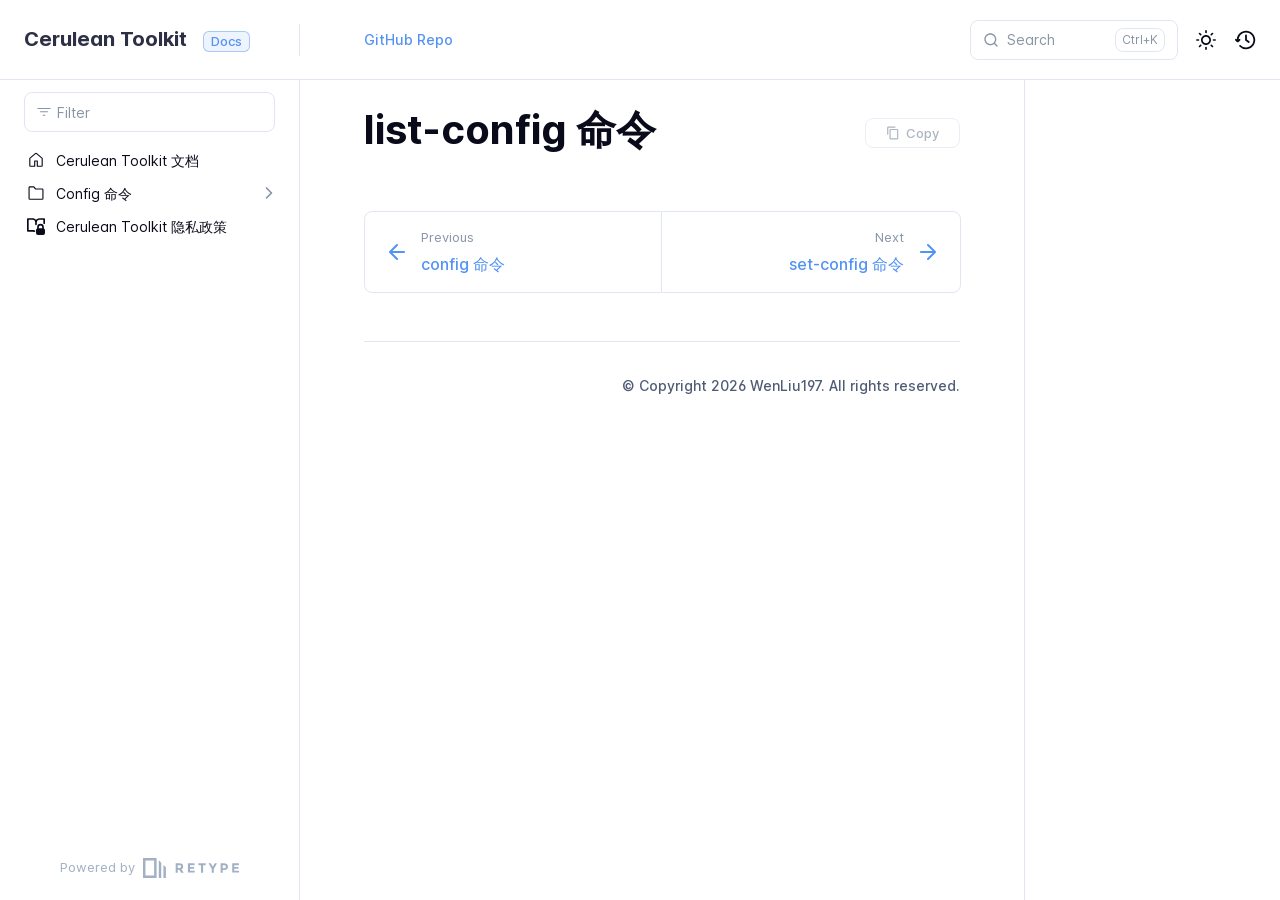
<file: config-命令/list-config/index.html>
<!DOCTYPE html>
<html lang="en" class="h-full">
<head>
    <meta charset="UTF-8">
    <meta name="viewport" content="width=device-width,initial-scale=1">
    <meta name="color-scheme" content="light dark">
    <meta name="turbo-root" content="/Cerulean-Toolkit">
    <meta name="turbo-cache-control" content="no-cache" data-turbo-track="reload" data-track-token="4.6.0.840809740849">

    <!-- See retype.com -->
    <meta name="generator" content="Retype 4.6.0">

    <!-- Primary Meta Tags -->
    <title>list-config 命令</title>
    <meta name="title" content="list-config 命令">

    <!-- Canonical -->
    <link rel="canonical" href="https://wenliu197.github.io/Cerulean-Toolkit/config-命令/list-config/">
    <link rel="sitemap" type="application/xml" title="Sitemap" href="https://wenliu197.github.io/Cerulean-Toolkit/sitemap.xml">

    <!-- Open Graph -->
    <meta property="og:type" content="website">
    <meta property="og:url" content="https://wenliu197.github.io/Cerulean-Toolkit/config-命令/list-config/">
    <meta property="og:title" content="list-config 命令">
    <meta property="og:site_name" content="Cerulean Toolkit">
    <meta property="og:locale" content="en_US">

    <!-- Twitter -->
    <meta name="twitter:card" content="summary_large_image">
    <meta name="twitter:url" content="https://wenliu197.github.io/Cerulean-Toolkit/config-命令/list-config/">
    <meta name="twitter:title" content="list-config 命令">

    <!-- Alternate Markdown -->
    <link rel="alternate" type="text/markdown" href="https://wenliu197.github.io/Cerulean-Toolkit/config-命令/list-config.md">

    <script data-cfasync="false">(function(){var cl=document.documentElement.classList,ls=localStorage.getItem("retype_scheme"),hd=cl.contains("dark"),hl=cl.contains("light"),wm=window.matchMedia&&window.matchMedia("(prefers-color-scheme: dark)").matches;if(ls==="dark"||(!ls&&wm&&!hd&&!hl)){cl.remove("light");cl.add("dark")}else if(ls==="light"||(!ls&&!wm&&!hd&&!hl)){cl.remove("dark");cl.add("light")}})();</script>

    <link href="../../resources/css/retype.css?v=4.6.0.840809740849" rel="stylesheet">

    <script data-cfasync="false" src="../../resources/js/config.js?v=4.6.0.840809740849" data-turbo-eval="false" defer></script>
    <script data-cfasync="false" src="../../resources/js/retype.js?v=4.6.0" data-turbo-eval="false" defer></script>
    <script id="lunr-js" data-cfasync="false" src="../../resources/js/lunr.js?v=4.6.0.840809740849" data-turbo-eval="false" defer></script>
</head>
<body>
    <div id="retype-app" class="relative text-base antialiased text-base-text bg-base-bg font-body">
    <div class="absolute bottom-0 left-0" style="top: 5rem; right: 50%"></div>

    <header id="retype-header" class="sticky top-0 z-30 flex w-full h-16 bg-header-bg border-b border-header-border md:h-20">
        <div class="container relative flex items-center justify-between pr-6 grow md:justify-start">
            <!-- Mobile menu button skeleton -->
            <button v-cloak class="skeleton retype-mobile-menu-button flex items-center justify-center shrink-0 overflow-hidden dark:text-white focus:outline-hidden rounded-full w-10 h-10 ml-3.5 md:hidden"><svg xmlns="http://www.w3.org/2000/svg" class="mb-px shrink-0" width="24" height="24" viewBox="0 0 24 24" role="presentation" style="margin-bottom: 0px;"><g fill="currentColor"><path d="M2 4h20v2H2zM2 11h20v2H2zM2 18h20v2H2z"></path></g></svg></button>
            <div v-cloak id="retype-sidebar-left-toggle-button"></div>
    
            <!-- Logo -->
            <div class="flex items-center justify-between h-full py-2 md:w-75">
                <div class="flex items-center px-2 md:px-6">
                    <a id="retype-branding-logo" href="https://wenliu197.github.io/Cerulean-Toolkit/" class="flex items-center leading-snug text-xl">
                        <span class="dark:text-white font-bold line-clamp-1 md:line-clamp-2">Cerulean Toolkit</span>
                    </a><span id="retype-branding-label" class="inline-flex mt-1 px-2 py-1 ml-4 text-xs font-medium leading-none items-center rounded-md bg-branding-label-bg text-branding-label-text ring-1 ring-branding-label-border ring-inset md:inline-block">Docs</span>
                </div>
    
                <span class="hidden h-8 border-r md:inline-block border-base-border"></span>
            </div>
    
            <div class="flex justify-between md:grow">
                <!-- Top Nav -->
                <nav id="retype-header-nav" class="hidden md:flex">
                    <ul class="flex flex-col mb-4 md:pl-16 md:mb-0 md:flex-row md:items-center">
                        <li class="mr-6">
                            <a class="py-2 md:mb-0 inline-flex items-center text-sm whitespace-nowrap transition-colors duration-200 ease-linear md:text-header-text font-header-text hover:text-header-text-hover" href="https://github.com/WenLiu197/Cerulean-Toolkit">GitHub Repo</a>
                        </li>
    
                    </ul>
                </nav>
    
                <div v-cloak class="flex justify-end grow">
                    <div id="retype-mobile-search-button"></div>
                    <doc-search-desktop></doc-search-desktop>
    
                    <doc-theme-switch class="lg:ml-2"></doc-theme-switch>
                    <doc-history></doc-history>
                </div>
            </div>
        </div>
    </header>


    <div id="retype-container" class="container relative flex bg-white">
        <!-- Sidebar Skeleton -->
        <div v-cloak class="fixed flex flex-col shrink-0 duration-300 ease-in-out bg-sidebar-left-bg border-sidebar-left-border sidebar top-20 w-75 border-r h-screen md:sticky transition-transform skeleton">
        
            <div class="flex items-center h-16 px-6">
                <input id="retype-filter-input-mock" class="w-full h-10 pl-8 px-3 py-2 transition-colors duration-200 ease-linear bg-filter-bg border border-filter-border rounded-lg shadow-none md:text-sm hover:border-filter-border-hover focus:outline-hidden focus:border-filter-border-focus placeholder-filter-placeholder" type="text">
            </div>
        
            <div class="pl-6 mt-1 mb-4">
                <div class="w-32 h-3 mb-4 bg-skeleton-bg rounded-full loading"></div>
                <div class="w-48 h-3 mb-4 bg-skeleton-bg rounded-full loading"></div>
                <div class="w-40 h-3 mb-4 bg-skeleton-bg rounded-full loading"></div>
                <div class="w-32 h-3 mb-4 bg-skeleton-bg rounded-full loading"></div>
                <div class="w-48 h-3 mb-4 bg-skeleton-bg rounded-full loading"></div>
                <div class="w-40 h-3 mb-4 bg-skeleton-bg rounded-full loading"></div>
            </div>
        
            <div class="shrink-0 mt-auto bg-transparent dark:border-base-border">
                <a class="flex items-center justify-center flex-nowrap h-16 text-gray-350 dark:text-dark-400 hover:text-gray-600 dark:hover:text-dark-300 transition-colors duration-150 ease-in docs-powered-by" target="_blank" href="https://retype.com/" rel="noopener">
                    <span class="text-xs whitespace-nowrap">Powered by</span>
                    <svg xmlns="http://www.w3.org/2000/svg" class="ml-2" fill="currentColor" width="96" height="20" overflow="visible"><path d="M0 0v20h13.59V0H0zm11.15 17.54H2.44V2.46h8.71v15.08zM15.8 20h2.44V4.67L15.8 2.22zM20.45 6.89V20h2.44V9.34z"/><g><path d="M40.16 8.44c0 1.49-.59 2.45-1.75 2.88l2.34 3.32h-2.53l-2.04-2.96h-1.43v2.96h-2.06V5.36h3.5c1.43 0 2.46.24 3.07.73s.9 1.27.9 2.35zm-2.48 1.1c.26-.23.38-.59.38-1.09 0-.5-.13-.84-.4-1.03s-.73-.28-1.39-.28h-1.54v2.75h1.5c.72 0 1.2-.12 1.45-.35zM51.56 5.36V7.2h-4.59v1.91h4.13v1.76h-4.13v1.92h4.74v1.83h-6.79V5.36h6.64zM60.09 7.15v7.48h-2.06V7.15h-2.61V5.36h7.28v1.79h-2.61zM70.81 14.64h-2.06v-3.66l-3.19-5.61h2.23l1.99 3.45 1.99-3.45H74l-3.19 5.61v3.66zM83.99 6.19c.65.55.97 1.4.97 2.55s-.33 1.98-1 2.51-1.68.8-3.04.8h-1.23v2.59h-2.06V5.36h3.26c1.42 0 2.45.28 3.1.83zm-1.51 3.65c.25-.28.37-.69.37-1.22s-.16-.92-.48-1.14c-.32-.23-.82-.34-1.5-.34H79.7v3.12h1.38c.68 0 1.15-.14 1.4-.42zM95.85 5.36V7.2h-4.59v1.91h4.13v1.76h-4.13v1.92H96v1.83h-6.79V5.36h6.64z"/></g></svg>
                </a>
            </div>
        </div>
        
        <!-- Sidebar component -->
        <doc-sidebar v-cloak>
            <template #sidebar-footer>
                <div class="shrink-0 mt-auto border-t md:bg-transparent md:border-none dark:border-base-border">
        
                    <div class="py-3 px-6 md:hidden border-b dark:border-base-border">
                        <nav>
                            <ul class="flex flex-wrap justify-center items-center">
                                <li class="mr-6">
                                    <a class="block py-1 inline-flex items-center text-sm whitespace-nowrap transition-colors duration-200 ease-linear md:text-header-text font-header-text hover:text-header-text-hover" href="https://github.com/WenLiu197/Cerulean-Toolkit">GitHub Repo</a>
                                </li>
        
                            </ul>
                        </nav>
                    </div>
        
                    <a class="flex items-center justify-center flex-nowrap h-16 text-gray-350 dark:text-dark-400 hover:text-gray-600 dark:hover:text-dark-300 transition-colors duration-150 ease-in docs-powered-by" target="_blank" href="https://retype.com/" rel="noopener">
                        <span class="text-xs whitespace-nowrap">Powered by</span>
                        <svg xmlns="http://www.w3.org/2000/svg" class="ml-2" fill="currentColor" width="96" height="20" overflow="visible"><path d="M0 0v20h13.59V0H0zm11.15 17.54H2.44V2.46h8.71v15.08zM15.8 20h2.44V4.67L15.8 2.22zM20.45 6.89V20h2.44V9.34z"/><g><path d="M40.16 8.44c0 1.49-.59 2.45-1.75 2.88l2.34 3.32h-2.53l-2.04-2.96h-1.43v2.96h-2.06V5.36h3.5c1.43 0 2.46.24 3.07.73s.9 1.27.9 2.35zm-2.48 1.1c.26-.23.38-.59.38-1.09 0-.5-.13-.84-.4-1.03s-.73-.28-1.39-.28h-1.54v2.75h1.5c.72 0 1.2-.12 1.45-.35zM51.56 5.36V7.2h-4.59v1.91h4.13v1.76h-4.13v1.92h4.74v1.83h-6.79V5.36h6.64zM60.09 7.15v7.48h-2.06V7.15h-2.61V5.36h7.28v1.79h-2.61zM70.81 14.64h-2.06v-3.66l-3.19-5.61h2.23l1.99 3.45 1.99-3.45H74l-3.19 5.61v3.66zM83.99 6.19c.65.55.97 1.4.97 2.55s-.33 1.98-1 2.51-1.68.8-3.04.8h-1.23v2.59h-2.06V5.36h3.26c1.42 0 2.45.28 3.1.83zm-1.51 3.65c.25-.28.37-.69.37-1.22s-.16-.92-.48-1.14c-.32-.23-.82-.34-1.5-.34H79.7v3.12h1.38c.68 0 1.15-.14 1.4-.42zM95.85 5.36V7.2h-4.59v1.91h4.13v1.76h-4.13v1.92H96v1.83h-6.79V5.36h6.64z"/></g></svg>
                    </a>
                </div>
            </template>
        </doc-sidebar>

        <div class="grow min-w-0 bg-body-bg">
            <!-- Render "toolbar" template here on api pages --><!-- Render page content -->
<div class="flex">
    <div id="retype-main" class="min-w-0 p-4 grow md:px-16">
        <main class="relative pb-12 lg:pt-2">
            <div class="relative retype-markdown" id="retype-content">
                <!-- Rendered if sidebar right is enabled -->
                <div id="retype-sidebar-right-toggle"></div>
                <doc-page-actions></doc-page-actions>

                <!-- Page content  -->
<h1 id="list-config-命令">list-config 命令</h1>

                
                <!-- Required only on API pages -->
                <doc-toolbar-member-filter-no-results></doc-toolbar-member-filter-no-results>
            </div>
            <footer id="retype-content-footer" class="clear-both">
            
                <nav id="retype-nextprev" class="print:hidden flex mt-14">
                    <div class="w-1/2">
                        <a class="px-5 py-4 h-full flex items-center break-normal font-medium text-body-link border border-base-border hover:border-base-border-hover rounded-l-lg transition-colors duration-150 relative hover:z-5" href="../../config-命令/config/">
                            <svg xmlns="http://www.w3.org/2000/svg" class="mr-3" width="24" height="24" viewBox="0 0 24 24" fill="currentColor" overflow="visible"><path d="M19 11H7.41l5.29-5.29a.996.996 0 10-1.41-1.41l-7 7a1 1 0 000 1.42l7 7a1.024 1.024 0 001.42-.01.996.996 0 000-1.41L7.41 13H19c.55 0 1-.45 1-1s-.45-1-1-1z" /><path fill="none" d="M0 0h24v24H0z" /></svg>
                            <span>
                                <span class="block text-xs font-normal text-base-text-muted">Previous</span>
                                <span class="block mt-1">config 命令</span>
                            </span>
                        </a>
                    </div>
            
                    <div class="w-1/2">
                        <a class="px-5 py-4 -mx-px h-full flex items-center justify-end break-normal font-medium text-body-link border border-base-border hover:border-base-border-hover rounded-r-lg transition-colors duration-150 relative hover:z-5" href="../../config-命令/set-config/">
                            <span>
                                <span class="block text-xs font-normal text-right text-base-text-muted">Next</span>
                                <span class="block mt-1">set-​config 命令</span>
                            </span>
                            <svg xmlns="http://www.w3.org/2000/svg" class="ml-3" width="24" height="24" viewBox="0 0 24 24" fill="currentColor" overflow="visible"><path d="M19.92 12.38a1 1 0 00-.22-1.09l-7-7a.996.996 0 10-1.41 1.41l5.3 5.3H5c-.55 0-1 .45-1 1s.45 1 1 1h11.59l-5.29 5.29a.996.996 0 000 1.41c.19.2.44.3.7.3s.51-.1.71-.29l7-7c.09-.09.16-.21.21-.33z" /><path fill="none" d="M0 0h24v24H0z" /></svg>
                        </a>
                    </div>
                </nav>
            </footer>
        </main>

        <div id="retype-page-footer" class="print:border-none border-t border-base-border pt-6 mb-8">
            <footer class="flex flex-wrap items-center justify-between print:justify-center">
                <div id="retype-footer-links" class="print:hidden">
                    <ul class="flex flex-wrap items-center text-sm">
                    </ul>
                </div>
                <div id="retype-copyright" class="print:justify-center py-2 text-footer-text font-footer-link text-sm leading-relaxed"><p>© Copyright 2026 WenLiu197. All rights reserved.</p></div>
            </footer>
        </div>
    </div>

    <!-- Rendered if sidebar right is enabled -->
    <!-- Sidebar right skeleton-->
    <div v-cloak class="fixed top-0 bottom-0 right-0 translate-x-full bg-sidebar-right-bg border-sidebar-right-border lg:sticky lg:border-l lg:shrink-0 lg:pt-6 lg:translate-x-0 sm:w-1/2 lg:w-64 lg:z-0 md:w-104 sidebar-right skeleton">
        <div class="pl-5">
            <div class="w-32 h-3 mb-4 bg-skeleton-bg rounded-full loading"></div>
            <div class="w-48 h-3 mb-4 bg-skeleton-bg rounded-full loading"></div>
            <div class="w-40 h-3 mb-4 bg-skeleton-bg rounded-full loading"></div>
        </div>
    </div>

    <!-- User should be able to hide sidebar right -->
    <doc-sidebar-right v-cloak></doc-sidebar-right>
</div>

        </div>
    </div>

    <doc-search-mobile></doc-search-mobile>
    <doc-back-to-top></doc-back-to-top>
</div>


    <div id="retype-overlay-target"></div>

        <script data-cfasync="false">window.__DOCS__ = { "title": "list-config 命令", level: 2, icon: "file", hasPrism: false, hasInstagram: false, hasMermaid: false, hasMath: false, tocDepth: 23, "md": "/config-命令/list-config.md" }</script>
</body>
</html>
</file>
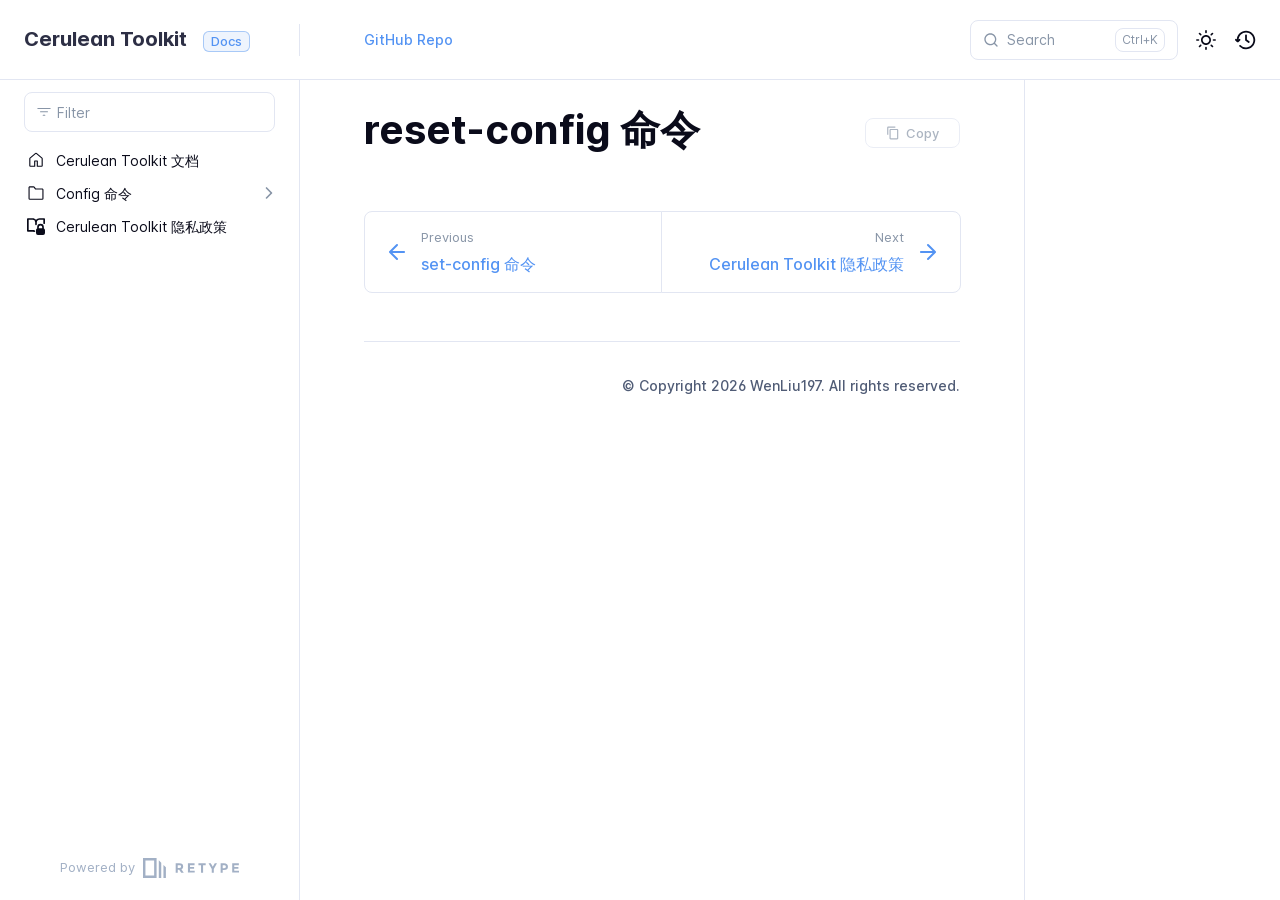
<file: config-命令/reset-config/index.html>
<!DOCTYPE html>
<html lang="en" class="h-full">
<head>
    <meta charset="UTF-8">
    <meta name="viewport" content="width=device-width,initial-scale=1">
    <meta name="color-scheme" content="light dark">
    <meta name="turbo-root" content="/Cerulean-Toolkit">
    <meta name="turbo-cache-control" content="no-cache" data-turbo-track="reload" data-track-token="4.6.0.840809740849">

    <!-- See retype.com -->
    <meta name="generator" content="Retype 4.6.0">

    <!-- Primary Meta Tags -->
    <title>reset-config 命令</title>
    <meta name="title" content="reset-config 命令">

    <!-- Canonical -->
    <link rel="canonical" href="https://wenliu197.github.io/Cerulean-Toolkit/config-命令/reset-config/">
    <link rel="sitemap" type="application/xml" title="Sitemap" href="https://wenliu197.github.io/Cerulean-Toolkit/sitemap.xml">

    <!-- Open Graph -->
    <meta property="og:type" content="website">
    <meta property="og:url" content="https://wenliu197.github.io/Cerulean-Toolkit/config-命令/reset-config/">
    <meta property="og:title" content="reset-config 命令">
    <meta property="og:site_name" content="Cerulean Toolkit">
    <meta property="og:locale" content="en_US">

    <!-- Twitter -->
    <meta name="twitter:card" content="summary_large_image">
    <meta name="twitter:url" content="https://wenliu197.github.io/Cerulean-Toolkit/config-命令/reset-config/">
    <meta name="twitter:title" content="reset-config 命令">

    <!-- Alternate Markdown -->
    <link rel="alternate" type="text/markdown" href="https://wenliu197.github.io/Cerulean-Toolkit/config-命令/reset-config.md">

    <script data-cfasync="false">(function(){var cl=document.documentElement.classList,ls=localStorage.getItem("retype_scheme"),hd=cl.contains("dark"),hl=cl.contains("light"),wm=window.matchMedia&&window.matchMedia("(prefers-color-scheme: dark)").matches;if(ls==="dark"||(!ls&&wm&&!hd&&!hl)){cl.remove("light");cl.add("dark")}else if(ls==="light"||(!ls&&!wm&&!hd&&!hl)){cl.remove("dark");cl.add("light")}})();</script>

    <link href="../../resources/css/retype.css?v=4.6.0.840809740849" rel="stylesheet">

    <script data-cfasync="false" src="../../resources/js/config.js?v=4.6.0.840809740849" data-turbo-eval="false" defer></script>
    <script data-cfasync="false" src="../../resources/js/retype.js?v=4.6.0" data-turbo-eval="false" defer></script>
    <script id="lunr-js" data-cfasync="false" src="../../resources/js/lunr.js?v=4.6.0.840809740849" data-turbo-eval="false" defer></script>
</head>
<body>
    <div id="retype-app" class="relative text-base antialiased text-base-text bg-base-bg font-body">
    <div class="absolute bottom-0 left-0" style="top: 5rem; right: 50%"></div>

    <header id="retype-header" class="sticky top-0 z-30 flex w-full h-16 bg-header-bg border-b border-header-border md:h-20">
        <div class="container relative flex items-center justify-between pr-6 grow md:justify-start">
            <!-- Mobile menu button skeleton -->
            <button v-cloak class="skeleton retype-mobile-menu-button flex items-center justify-center shrink-0 overflow-hidden dark:text-white focus:outline-hidden rounded-full w-10 h-10 ml-3.5 md:hidden"><svg xmlns="http://www.w3.org/2000/svg" class="mb-px shrink-0" width="24" height="24" viewBox="0 0 24 24" role="presentation" style="margin-bottom: 0px;"><g fill="currentColor"><path d="M2 4h20v2H2zM2 11h20v2H2zM2 18h20v2H2z"></path></g></svg></button>
            <div v-cloak id="retype-sidebar-left-toggle-button"></div>
    
            <!-- Logo -->
            <div class="flex items-center justify-between h-full py-2 md:w-75">
                <div class="flex items-center px-2 md:px-6">
                    <a id="retype-branding-logo" href="https://wenliu197.github.io/Cerulean-Toolkit/" class="flex items-center leading-snug text-xl">
                        <span class="dark:text-white font-bold line-clamp-1 md:line-clamp-2">Cerulean Toolkit</span>
                    </a><span id="retype-branding-label" class="inline-flex mt-1 px-2 py-1 ml-4 text-xs font-medium leading-none items-center rounded-md bg-branding-label-bg text-branding-label-text ring-1 ring-branding-label-border ring-inset md:inline-block">Docs</span>
                </div>
    
                <span class="hidden h-8 border-r md:inline-block border-base-border"></span>
            </div>
    
            <div class="flex justify-between md:grow">
                <!-- Top Nav -->
                <nav id="retype-header-nav" class="hidden md:flex">
                    <ul class="flex flex-col mb-4 md:pl-16 md:mb-0 md:flex-row md:items-center">
                        <li class="mr-6">
                            <a class="py-2 md:mb-0 inline-flex items-center text-sm whitespace-nowrap transition-colors duration-200 ease-linear md:text-header-text font-header-text hover:text-header-text-hover" href="https://github.com/WenLiu197/Cerulean-Toolkit">GitHub Repo</a>
                        </li>
    
                    </ul>
                </nav>
    
                <div v-cloak class="flex justify-end grow">
                    <div id="retype-mobile-search-button"></div>
                    <doc-search-desktop></doc-search-desktop>
    
                    <doc-theme-switch class="lg:ml-2"></doc-theme-switch>
                    <doc-history></doc-history>
                </div>
            </div>
        </div>
    </header>


    <div id="retype-container" class="container relative flex bg-white">
        <!-- Sidebar Skeleton -->
        <div v-cloak class="fixed flex flex-col shrink-0 duration-300 ease-in-out bg-sidebar-left-bg border-sidebar-left-border sidebar top-20 w-75 border-r h-screen md:sticky transition-transform skeleton">
        
            <div class="flex items-center h-16 px-6">
                <input id="retype-filter-input-mock" class="w-full h-10 pl-8 px-3 py-2 transition-colors duration-200 ease-linear bg-filter-bg border border-filter-border rounded-lg shadow-none md:text-sm hover:border-filter-border-hover focus:outline-hidden focus:border-filter-border-focus placeholder-filter-placeholder" type="text">
            </div>
        
            <div class="pl-6 mt-1 mb-4">
                <div class="w-32 h-3 mb-4 bg-skeleton-bg rounded-full loading"></div>
                <div class="w-48 h-3 mb-4 bg-skeleton-bg rounded-full loading"></div>
                <div class="w-40 h-3 mb-4 bg-skeleton-bg rounded-full loading"></div>
                <div class="w-32 h-3 mb-4 bg-skeleton-bg rounded-full loading"></div>
                <div class="w-48 h-3 mb-4 bg-skeleton-bg rounded-full loading"></div>
                <div class="w-40 h-3 mb-4 bg-skeleton-bg rounded-full loading"></div>
            </div>
        
            <div class="shrink-0 mt-auto bg-transparent dark:border-base-border">
                <a class="flex items-center justify-center flex-nowrap h-16 text-gray-350 dark:text-dark-400 hover:text-gray-600 dark:hover:text-dark-300 transition-colors duration-150 ease-in docs-powered-by" target="_blank" href="https://retype.com/" rel="noopener">
                    <span class="text-xs whitespace-nowrap">Powered by</span>
                    <svg xmlns="http://www.w3.org/2000/svg" class="ml-2" fill="currentColor" width="96" height="20" overflow="visible"><path d="M0 0v20h13.59V0H0zm11.15 17.54H2.44V2.46h8.71v15.08zM15.8 20h2.44V4.67L15.8 2.22zM20.45 6.89V20h2.44V9.34z"/><g><path d="M40.16 8.44c0 1.49-.59 2.45-1.75 2.88l2.34 3.32h-2.53l-2.04-2.96h-1.43v2.96h-2.06V5.36h3.5c1.43 0 2.46.24 3.07.73s.9 1.27.9 2.35zm-2.48 1.1c.26-.23.38-.59.38-1.09 0-.5-.13-.84-.4-1.03s-.73-.28-1.39-.28h-1.54v2.75h1.5c.72 0 1.2-.12 1.45-.35zM51.56 5.36V7.2h-4.59v1.91h4.13v1.76h-4.13v1.92h4.74v1.83h-6.79V5.36h6.64zM60.09 7.15v7.48h-2.06V7.15h-2.61V5.36h7.28v1.79h-2.61zM70.81 14.64h-2.06v-3.66l-3.19-5.61h2.23l1.99 3.45 1.99-3.45H74l-3.19 5.61v3.66zM83.99 6.19c.65.55.97 1.4.97 2.55s-.33 1.98-1 2.51-1.68.8-3.04.8h-1.23v2.59h-2.06V5.36h3.26c1.42 0 2.45.28 3.1.83zm-1.51 3.65c.25-.28.37-.69.37-1.22s-.16-.92-.48-1.14c-.32-.23-.82-.34-1.5-.34H79.7v3.12h1.38c.68 0 1.15-.14 1.4-.42zM95.85 5.36V7.2h-4.59v1.91h4.13v1.76h-4.13v1.92H96v1.83h-6.79V5.36h6.64z"/></g></svg>
                </a>
            </div>
        </div>
        
        <!-- Sidebar component -->
        <doc-sidebar v-cloak>
            <template #sidebar-footer>
                <div class="shrink-0 mt-auto border-t md:bg-transparent md:border-none dark:border-base-border">
        
                    <div class="py-3 px-6 md:hidden border-b dark:border-base-border">
                        <nav>
                            <ul class="flex flex-wrap justify-center items-center">
                                <li class="mr-6">
                                    <a class="block py-1 inline-flex items-center text-sm whitespace-nowrap transition-colors duration-200 ease-linear md:text-header-text font-header-text hover:text-header-text-hover" href="https://github.com/WenLiu197/Cerulean-Toolkit">GitHub Repo</a>
                                </li>
        
                            </ul>
                        </nav>
                    </div>
        
                    <a class="flex items-center justify-center flex-nowrap h-16 text-gray-350 dark:text-dark-400 hover:text-gray-600 dark:hover:text-dark-300 transition-colors duration-150 ease-in docs-powered-by" target="_blank" href="https://retype.com/" rel="noopener">
                        <span class="text-xs whitespace-nowrap">Powered by</span>
                        <svg xmlns="http://www.w3.org/2000/svg" class="ml-2" fill="currentColor" width="96" height="20" overflow="visible"><path d="M0 0v20h13.59V0H0zm11.15 17.54H2.44V2.46h8.71v15.08zM15.8 20h2.44V4.67L15.8 2.22zM20.45 6.89V20h2.44V9.34z"/><g><path d="M40.16 8.44c0 1.49-.59 2.45-1.75 2.88l2.34 3.32h-2.53l-2.04-2.96h-1.43v2.96h-2.06V5.36h3.5c1.43 0 2.46.24 3.07.73s.9 1.27.9 2.35zm-2.48 1.1c.26-.23.38-.59.38-1.09 0-.5-.13-.84-.4-1.03s-.73-.28-1.39-.28h-1.54v2.75h1.5c.72 0 1.2-.12 1.45-.35zM51.56 5.36V7.2h-4.59v1.91h4.13v1.76h-4.13v1.92h4.74v1.83h-6.79V5.36h6.64zM60.09 7.15v7.48h-2.06V7.15h-2.61V5.36h7.28v1.79h-2.61zM70.81 14.64h-2.06v-3.66l-3.19-5.61h2.23l1.99 3.45 1.99-3.45H74l-3.19 5.61v3.66zM83.99 6.19c.65.55.97 1.4.97 2.55s-.33 1.98-1 2.51-1.68.8-3.04.8h-1.23v2.59h-2.06V5.36h3.26c1.42 0 2.45.28 3.1.83zm-1.51 3.65c.25-.28.37-.69.37-1.22s-.16-.92-.48-1.14c-.32-.23-.82-.34-1.5-.34H79.7v3.12h1.38c.68 0 1.15-.14 1.4-.42zM95.85 5.36V7.2h-4.59v1.91h4.13v1.76h-4.13v1.92H96v1.83h-6.79V5.36h6.64z"/></g></svg>
                    </a>
                </div>
            </template>
        </doc-sidebar>

        <div class="grow min-w-0 bg-body-bg">
            <!-- Render "toolbar" template here on api pages --><!-- Render page content -->
<div class="flex">
    <div id="retype-main" class="min-w-0 p-4 grow md:px-16">
        <main class="relative pb-12 lg:pt-2">
            <div class="relative retype-markdown" id="retype-content">
                <!-- Rendered if sidebar right is enabled -->
                <div id="retype-sidebar-right-toggle"></div>
                <doc-page-actions></doc-page-actions>

                <!-- Page content  -->
<h1 id="reset-config-命令">reset-config 命令</h1>

                
                <!-- Required only on API pages -->
                <doc-toolbar-member-filter-no-results></doc-toolbar-member-filter-no-results>
            </div>
            <footer id="retype-content-footer" class="clear-both">
            
                <nav id="retype-nextprev" class="print:hidden flex mt-14">
                    <div class="w-1/2">
                        <a class="px-5 py-4 h-full flex items-center break-normal font-medium text-body-link border border-base-border hover:border-base-border-hover rounded-l-lg transition-colors duration-150 relative hover:z-5" href="../../config-命令/set-config/">
                            <svg xmlns="http://www.w3.org/2000/svg" class="mr-3" width="24" height="24" viewBox="0 0 24 24" fill="currentColor" overflow="visible"><path d="M19 11H7.41l5.29-5.29a.996.996 0 10-1.41-1.41l-7 7a1 1 0 000 1.42l7 7a1.024 1.024 0 001.42-.01.996.996 0 000-1.41L7.41 13H19c.55 0 1-.45 1-1s-.45-1-1-1z" /><path fill="none" d="M0 0h24v24H0z" /></svg>
                            <span>
                                <span class="block text-xs font-normal text-base-text-muted">Previous</span>
                                <span class="block mt-1">set-​config 命令</span>
                            </span>
                        </a>
                    </div>
            
                    <div class="w-1/2">
                        <a class="px-5 py-4 -mx-px h-full flex items-center justify-end break-normal font-medium text-body-link border border-base-border hover:border-base-border-hover rounded-r-lg transition-colors duration-150 relative hover:z-5" href="../../cerulean-toolkit-隐私政策/">
                            <span>
                                <span class="block text-xs font-normal text-right text-base-text-muted">Next</span>
                                <span class="block mt-1">Cerulean Toolkit 隐私政策</span>
                            </span>
                            <svg xmlns="http://www.w3.org/2000/svg" class="ml-3" width="24" height="24" viewBox="0 0 24 24" fill="currentColor" overflow="visible"><path d="M19.92 12.38a1 1 0 00-.22-1.09l-7-7a.996.996 0 10-1.41 1.41l5.3 5.3H5c-.55 0-1 .45-1 1s.45 1 1 1h11.59l-5.29 5.29a.996.996 0 000 1.41c.19.2.44.3.7.3s.51-.1.71-.29l7-7c.09-.09.16-.21.21-.33z" /><path fill="none" d="M0 0h24v24H0z" /></svg>
                        </a>
                    </div>
                </nav>
            </footer>
        </main>

        <div id="retype-page-footer" class="print:border-none border-t border-base-border pt-6 mb-8">
            <footer class="flex flex-wrap items-center justify-between print:justify-center">
                <div id="retype-footer-links" class="print:hidden">
                    <ul class="flex flex-wrap items-center text-sm">
                    </ul>
                </div>
                <div id="retype-copyright" class="print:justify-center py-2 text-footer-text font-footer-link text-sm leading-relaxed"><p>© Copyright 2026 WenLiu197. All rights reserved.</p></div>
            </footer>
        </div>
    </div>

    <!-- Rendered if sidebar right is enabled -->
    <!-- Sidebar right skeleton-->
    <div v-cloak class="fixed top-0 bottom-0 right-0 translate-x-full bg-sidebar-right-bg border-sidebar-right-border lg:sticky lg:border-l lg:shrink-0 lg:pt-6 lg:translate-x-0 sm:w-1/2 lg:w-64 lg:z-0 md:w-104 sidebar-right skeleton">
        <div class="pl-5">
            <div class="w-32 h-3 mb-4 bg-skeleton-bg rounded-full loading"></div>
            <div class="w-48 h-3 mb-4 bg-skeleton-bg rounded-full loading"></div>
            <div class="w-40 h-3 mb-4 bg-skeleton-bg rounded-full loading"></div>
        </div>
    </div>

    <!-- User should be able to hide sidebar right -->
    <doc-sidebar-right v-cloak></doc-sidebar-right>
</div>

        </div>
    </div>

    <doc-search-mobile></doc-search-mobile>
    <doc-back-to-top></doc-back-to-top>
</div>


    <div id="retype-overlay-target"></div>

        <script data-cfasync="false">window.__DOCS__ = { "title": "reset-config 命令", level: 2, icon: "file", hasPrism: false, hasInstagram: false, hasMermaid: false, hasMath: false, tocDepth: 23, "md": "/config-命令/reset-config.md" }</script>
</body>
</html>
</file>
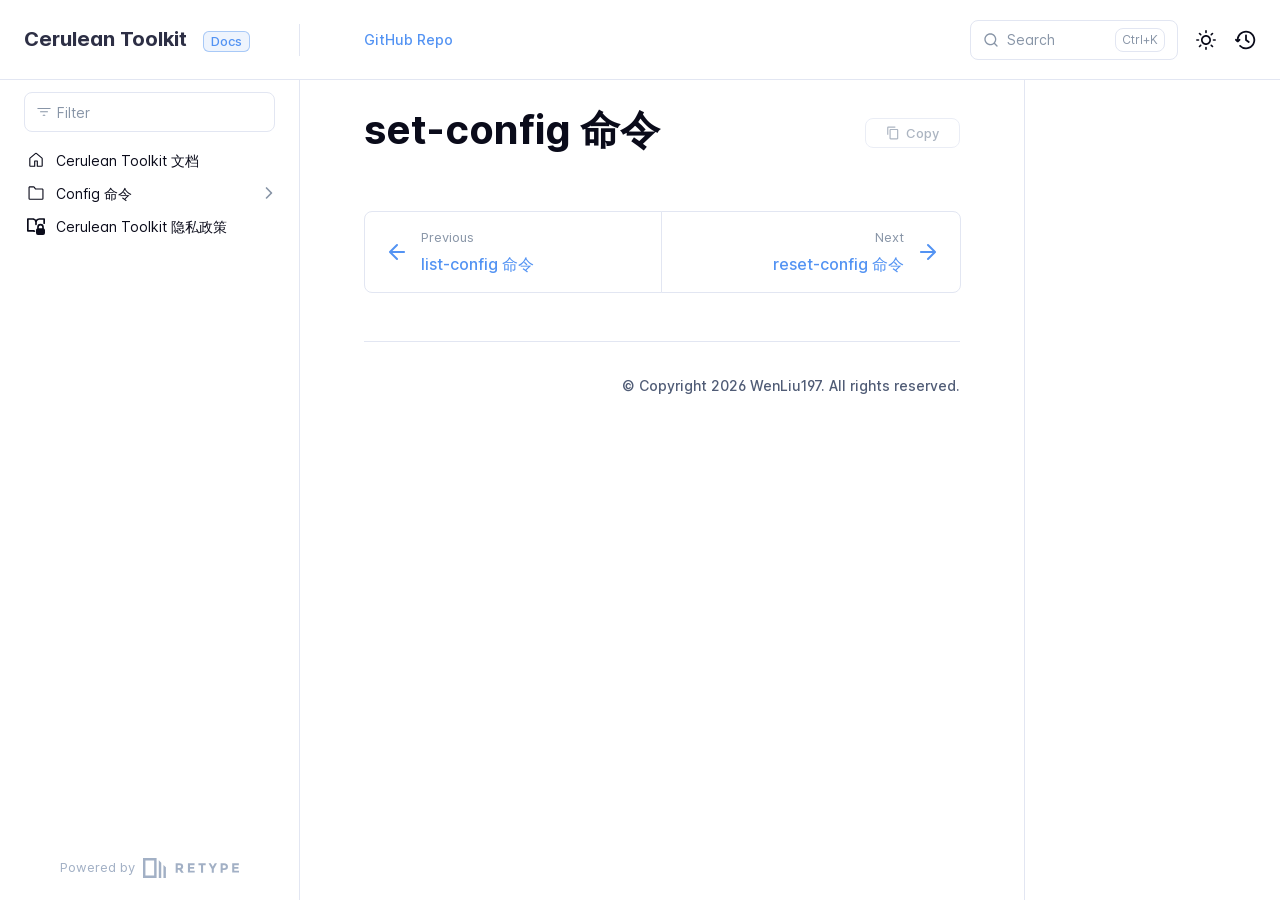
<file: config-命令/set-config/index.html>
<!DOCTYPE html>
<html lang="en" class="h-full">
<head>
    <meta charset="UTF-8">
    <meta name="viewport" content="width=device-width,initial-scale=1">
    <meta name="color-scheme" content="light dark">
    <meta name="turbo-root" content="/Cerulean-Toolkit">
    <meta name="turbo-cache-control" content="no-cache" data-turbo-track="reload" data-track-token="4.6.0.840809740849">

    <!-- See retype.com -->
    <meta name="generator" content="Retype 4.6.0">

    <!-- Primary Meta Tags -->
    <title>set-config 命令</title>
    <meta name="title" content="set-config 命令">

    <!-- Canonical -->
    <link rel="canonical" href="https://wenliu197.github.io/Cerulean-Toolkit/config-命令/set-config/">
    <link rel="sitemap" type="application/xml" title="Sitemap" href="https://wenliu197.github.io/Cerulean-Toolkit/sitemap.xml">

    <!-- Open Graph -->
    <meta property="og:type" content="website">
    <meta property="og:url" content="https://wenliu197.github.io/Cerulean-Toolkit/config-命令/set-config/">
    <meta property="og:title" content="set-config 命令">
    <meta property="og:site_name" content="Cerulean Toolkit">
    <meta property="og:locale" content="en_US">

    <!-- Twitter -->
    <meta name="twitter:card" content="summary_large_image">
    <meta name="twitter:url" content="https://wenliu197.github.io/Cerulean-Toolkit/config-命令/set-config/">
    <meta name="twitter:title" content="set-config 命令">

    <!-- Alternate Markdown -->
    <link rel="alternate" type="text/markdown" href="https://wenliu197.github.io/Cerulean-Toolkit/config-命令/set-config.md">

    <script data-cfasync="false">(function(){var cl=document.documentElement.classList,ls=localStorage.getItem("retype_scheme"),hd=cl.contains("dark"),hl=cl.contains("light"),wm=window.matchMedia&&window.matchMedia("(prefers-color-scheme: dark)").matches;if(ls==="dark"||(!ls&&wm&&!hd&&!hl)){cl.remove("light");cl.add("dark")}else if(ls==="light"||(!ls&&!wm&&!hd&&!hl)){cl.remove("dark");cl.add("light")}})();</script>

    <link href="../../resources/css/retype.css?v=4.6.0.840809740849" rel="stylesheet">

    <script data-cfasync="false" src="../../resources/js/config.js?v=4.6.0.840809740849" data-turbo-eval="false" defer></script>
    <script data-cfasync="false" src="../../resources/js/retype.js?v=4.6.0" data-turbo-eval="false" defer></script>
    <script id="lunr-js" data-cfasync="false" src="../../resources/js/lunr.js?v=4.6.0.840809740849" data-turbo-eval="false" defer></script>
</head>
<body>
    <div id="retype-app" class="relative text-base antialiased text-base-text bg-base-bg font-body">
    <div class="absolute bottom-0 left-0" style="top: 5rem; right: 50%"></div>

    <header id="retype-header" class="sticky top-0 z-30 flex w-full h-16 bg-header-bg border-b border-header-border md:h-20">
        <div class="container relative flex items-center justify-between pr-6 grow md:justify-start">
            <!-- Mobile menu button skeleton -->
            <button v-cloak class="skeleton retype-mobile-menu-button flex items-center justify-center shrink-0 overflow-hidden dark:text-white focus:outline-hidden rounded-full w-10 h-10 ml-3.5 md:hidden"><svg xmlns="http://www.w3.org/2000/svg" class="mb-px shrink-0" width="24" height="24" viewBox="0 0 24 24" role="presentation" style="margin-bottom: 0px;"><g fill="currentColor"><path d="M2 4h20v2H2zM2 11h20v2H2zM2 18h20v2H2z"></path></g></svg></button>
            <div v-cloak id="retype-sidebar-left-toggle-button"></div>
    
            <!-- Logo -->
            <div class="flex items-center justify-between h-full py-2 md:w-75">
                <div class="flex items-center px-2 md:px-6">
                    <a id="retype-branding-logo" href="https://wenliu197.github.io/Cerulean-Toolkit/" class="flex items-center leading-snug text-xl">
                        <span class="dark:text-white font-bold line-clamp-1 md:line-clamp-2">Cerulean Toolkit</span>
                    </a><span id="retype-branding-label" class="inline-flex mt-1 px-2 py-1 ml-4 text-xs font-medium leading-none items-center rounded-md bg-branding-label-bg text-branding-label-text ring-1 ring-branding-label-border ring-inset md:inline-block">Docs</span>
                </div>
    
                <span class="hidden h-8 border-r md:inline-block border-base-border"></span>
            </div>
    
            <div class="flex justify-between md:grow">
                <!-- Top Nav -->
                <nav id="retype-header-nav" class="hidden md:flex">
                    <ul class="flex flex-col mb-4 md:pl-16 md:mb-0 md:flex-row md:items-center">
                        <li class="mr-6">
                            <a class="py-2 md:mb-0 inline-flex items-center text-sm whitespace-nowrap transition-colors duration-200 ease-linear md:text-header-text font-header-text hover:text-header-text-hover" href="https://github.com/WenLiu197/Cerulean-Toolkit">GitHub Repo</a>
                        </li>
    
                    </ul>
                </nav>
    
                <div v-cloak class="flex justify-end grow">
                    <div id="retype-mobile-search-button"></div>
                    <doc-search-desktop></doc-search-desktop>
    
                    <doc-theme-switch class="lg:ml-2"></doc-theme-switch>
                    <doc-history></doc-history>
                </div>
            </div>
        </div>
    </header>


    <div id="retype-container" class="container relative flex bg-white">
        <!-- Sidebar Skeleton -->
        <div v-cloak class="fixed flex flex-col shrink-0 duration-300 ease-in-out bg-sidebar-left-bg border-sidebar-left-border sidebar top-20 w-75 border-r h-screen md:sticky transition-transform skeleton">
        
            <div class="flex items-center h-16 px-6">
                <input id="retype-filter-input-mock" class="w-full h-10 pl-8 px-3 py-2 transition-colors duration-200 ease-linear bg-filter-bg border border-filter-border rounded-lg shadow-none md:text-sm hover:border-filter-border-hover focus:outline-hidden focus:border-filter-border-focus placeholder-filter-placeholder" type="text">
            </div>
        
            <div class="pl-6 mt-1 mb-4">
                <div class="w-32 h-3 mb-4 bg-skeleton-bg rounded-full loading"></div>
                <div class="w-48 h-3 mb-4 bg-skeleton-bg rounded-full loading"></div>
                <div class="w-40 h-3 mb-4 bg-skeleton-bg rounded-full loading"></div>
                <div class="w-32 h-3 mb-4 bg-skeleton-bg rounded-full loading"></div>
                <div class="w-48 h-3 mb-4 bg-skeleton-bg rounded-full loading"></div>
                <div class="w-40 h-3 mb-4 bg-skeleton-bg rounded-full loading"></div>
            </div>
        
            <div class="shrink-0 mt-auto bg-transparent dark:border-base-border">
                <a class="flex items-center justify-center flex-nowrap h-16 text-gray-350 dark:text-dark-400 hover:text-gray-600 dark:hover:text-dark-300 transition-colors duration-150 ease-in docs-powered-by" target="_blank" href="https://retype.com/" rel="noopener">
                    <span class="text-xs whitespace-nowrap">Powered by</span>
                    <svg xmlns="http://www.w3.org/2000/svg" class="ml-2" fill="currentColor" width="96" height="20" overflow="visible"><path d="M0 0v20h13.59V0H0zm11.15 17.54H2.44V2.46h8.71v15.08zM15.8 20h2.44V4.67L15.8 2.22zM20.45 6.89V20h2.44V9.34z"/><g><path d="M40.16 8.44c0 1.49-.59 2.45-1.75 2.88l2.34 3.32h-2.53l-2.04-2.96h-1.43v2.96h-2.06V5.36h3.5c1.43 0 2.46.24 3.07.73s.9 1.27.9 2.35zm-2.48 1.1c.26-.23.38-.59.38-1.09 0-.5-.13-.84-.4-1.03s-.73-.28-1.39-.28h-1.54v2.75h1.5c.72 0 1.2-.12 1.45-.35zM51.56 5.36V7.2h-4.59v1.91h4.13v1.76h-4.13v1.92h4.74v1.83h-6.79V5.36h6.64zM60.09 7.15v7.48h-2.06V7.15h-2.61V5.36h7.28v1.79h-2.61zM70.81 14.64h-2.06v-3.66l-3.19-5.61h2.23l1.99 3.45 1.99-3.45H74l-3.19 5.61v3.66zM83.99 6.19c.65.55.97 1.4.97 2.55s-.33 1.98-1 2.51-1.68.8-3.04.8h-1.23v2.59h-2.06V5.36h3.26c1.42 0 2.45.28 3.1.83zm-1.51 3.65c.25-.28.37-.69.37-1.22s-.16-.92-.48-1.14c-.32-.23-.82-.34-1.5-.34H79.7v3.12h1.38c.68 0 1.15-.14 1.4-.42zM95.85 5.36V7.2h-4.59v1.91h4.13v1.76h-4.13v1.92H96v1.83h-6.79V5.36h6.64z"/></g></svg>
                </a>
            </div>
        </div>
        
        <!-- Sidebar component -->
        <doc-sidebar v-cloak>
            <template #sidebar-footer>
                <div class="shrink-0 mt-auto border-t md:bg-transparent md:border-none dark:border-base-border">
        
                    <div class="py-3 px-6 md:hidden border-b dark:border-base-border">
                        <nav>
                            <ul class="flex flex-wrap justify-center items-center">
                                <li class="mr-6">
                                    <a class="block py-1 inline-flex items-center text-sm whitespace-nowrap transition-colors duration-200 ease-linear md:text-header-text font-header-text hover:text-header-text-hover" href="https://github.com/WenLiu197/Cerulean-Toolkit">GitHub Repo</a>
                                </li>
        
                            </ul>
                        </nav>
                    </div>
        
                    <a class="flex items-center justify-center flex-nowrap h-16 text-gray-350 dark:text-dark-400 hover:text-gray-600 dark:hover:text-dark-300 transition-colors duration-150 ease-in docs-powered-by" target="_blank" href="https://retype.com/" rel="noopener">
                        <span class="text-xs whitespace-nowrap">Powered by</span>
                        <svg xmlns="http://www.w3.org/2000/svg" class="ml-2" fill="currentColor" width="96" height="20" overflow="visible"><path d="M0 0v20h13.59V0H0zm11.15 17.54H2.44V2.46h8.71v15.08zM15.8 20h2.44V4.67L15.8 2.22zM20.45 6.89V20h2.44V9.34z"/><g><path d="M40.16 8.44c0 1.49-.59 2.45-1.75 2.88l2.34 3.32h-2.53l-2.04-2.96h-1.43v2.96h-2.06V5.36h3.5c1.43 0 2.46.24 3.07.73s.9 1.27.9 2.35zm-2.48 1.1c.26-.23.38-.59.38-1.09 0-.5-.13-.84-.4-1.03s-.73-.28-1.39-.28h-1.54v2.75h1.5c.72 0 1.2-.12 1.45-.35zM51.56 5.36V7.2h-4.59v1.91h4.13v1.76h-4.13v1.92h4.74v1.83h-6.79V5.36h6.64zM60.09 7.15v7.48h-2.06V7.15h-2.61V5.36h7.28v1.79h-2.61zM70.81 14.64h-2.06v-3.66l-3.19-5.61h2.23l1.99 3.45 1.99-3.45H74l-3.19 5.61v3.66zM83.99 6.19c.65.55.97 1.4.97 2.55s-.33 1.98-1 2.51-1.68.8-3.04.8h-1.23v2.59h-2.06V5.36h3.26c1.42 0 2.45.28 3.1.83zm-1.51 3.65c.25-.28.37-.69.37-1.22s-.16-.92-.48-1.14c-.32-.23-.82-.34-1.5-.34H79.7v3.12h1.38c.68 0 1.15-.14 1.4-.42zM95.85 5.36V7.2h-4.59v1.91h4.13v1.76h-4.13v1.92H96v1.83h-6.79V5.36h6.64z"/></g></svg>
                    </a>
                </div>
            </template>
        </doc-sidebar>

        <div class="grow min-w-0 bg-body-bg">
            <!-- Render "toolbar" template here on api pages --><!-- Render page content -->
<div class="flex">
    <div id="retype-main" class="min-w-0 p-4 grow md:px-16">
        <main class="relative pb-12 lg:pt-2">
            <div class="relative retype-markdown" id="retype-content">
                <!-- Rendered if sidebar right is enabled -->
                <div id="retype-sidebar-right-toggle"></div>
                <doc-page-actions></doc-page-actions>

                <!-- Page content  -->
<h1 id="set-config-命令">set-config 命令</h1>

                
                <!-- Required only on API pages -->
                <doc-toolbar-member-filter-no-results></doc-toolbar-member-filter-no-results>
            </div>
            <footer id="retype-content-footer" class="clear-both">
            
                <nav id="retype-nextprev" class="print:hidden flex mt-14">
                    <div class="w-1/2">
                        <a class="px-5 py-4 h-full flex items-center break-normal font-medium text-body-link border border-base-border hover:border-base-border-hover rounded-l-lg transition-colors duration-150 relative hover:z-5" href="../../config-命令/list-config/">
                            <svg xmlns="http://www.w3.org/2000/svg" class="mr-3" width="24" height="24" viewBox="0 0 24 24" fill="currentColor" overflow="visible"><path d="M19 11H7.41l5.29-5.29a.996.996 0 10-1.41-1.41l-7 7a1 1 0 000 1.42l7 7a1.024 1.024 0 001.42-.01.996.996 0 000-1.41L7.41 13H19c.55 0 1-.45 1-1s-.45-1-1-1z" /><path fill="none" d="M0 0h24v24H0z" /></svg>
                            <span>
                                <span class="block text-xs font-normal text-base-text-muted">Previous</span>
                                <span class="block mt-1">list-​config 命令</span>
                            </span>
                        </a>
                    </div>
            
                    <div class="w-1/2">
                        <a class="px-5 py-4 -mx-px h-full flex items-center justify-end break-normal font-medium text-body-link border border-base-border hover:border-base-border-hover rounded-r-lg transition-colors duration-150 relative hover:z-5" href="../../config-命令/reset-config/">
                            <span>
                                <span class="block text-xs font-normal text-right text-base-text-muted">Next</span>
                                <span class="block mt-1">reset-​config 命令</span>
                            </span>
                            <svg xmlns="http://www.w3.org/2000/svg" class="ml-3" width="24" height="24" viewBox="0 0 24 24" fill="currentColor" overflow="visible"><path d="M19.92 12.38a1 1 0 00-.22-1.09l-7-7a.996.996 0 10-1.41 1.41l5.3 5.3H5c-.55 0-1 .45-1 1s.45 1 1 1h11.59l-5.29 5.29a.996.996 0 000 1.41c.19.2.44.3.7.3s.51-.1.71-.29l7-7c.09-.09.16-.21.21-.33z" /><path fill="none" d="M0 0h24v24H0z" /></svg>
                        </a>
                    </div>
                </nav>
            </footer>
        </main>

        <div id="retype-page-footer" class="print:border-none border-t border-base-border pt-6 mb-8">
            <footer class="flex flex-wrap items-center justify-between print:justify-center">
                <div id="retype-footer-links" class="print:hidden">
                    <ul class="flex flex-wrap items-center text-sm">
                    </ul>
                </div>
                <div id="retype-copyright" class="print:justify-center py-2 text-footer-text font-footer-link text-sm leading-relaxed"><p>© Copyright 2026 WenLiu197. All rights reserved.</p></div>
            </footer>
        </div>
    </div>

    <!-- Rendered if sidebar right is enabled -->
    <!-- Sidebar right skeleton-->
    <div v-cloak class="fixed top-0 bottom-0 right-0 translate-x-full bg-sidebar-right-bg border-sidebar-right-border lg:sticky lg:border-l lg:shrink-0 lg:pt-6 lg:translate-x-0 sm:w-1/2 lg:w-64 lg:z-0 md:w-104 sidebar-right skeleton">
        <div class="pl-5">
            <div class="w-32 h-3 mb-4 bg-skeleton-bg rounded-full loading"></div>
            <div class="w-48 h-3 mb-4 bg-skeleton-bg rounded-full loading"></div>
            <div class="w-40 h-3 mb-4 bg-skeleton-bg rounded-full loading"></div>
        </div>
    </div>

    <!-- User should be able to hide sidebar right -->
    <doc-sidebar-right v-cloak></doc-sidebar-right>
</div>

        </div>
    </div>

    <doc-search-mobile></doc-search-mobile>
    <doc-back-to-top></doc-back-to-top>
</div>


    <div id="retype-overlay-target"></div>

        <script data-cfasync="false">window.__DOCS__ = { "title": "set-config 命令", level: 2, icon: "file", hasPrism: false, hasInstagram: false, hasMermaid: false, hasMath: false, tocDepth: 23, "md": "/config-命令/set-config.md" }</script>
</body>
</html>
</file>
